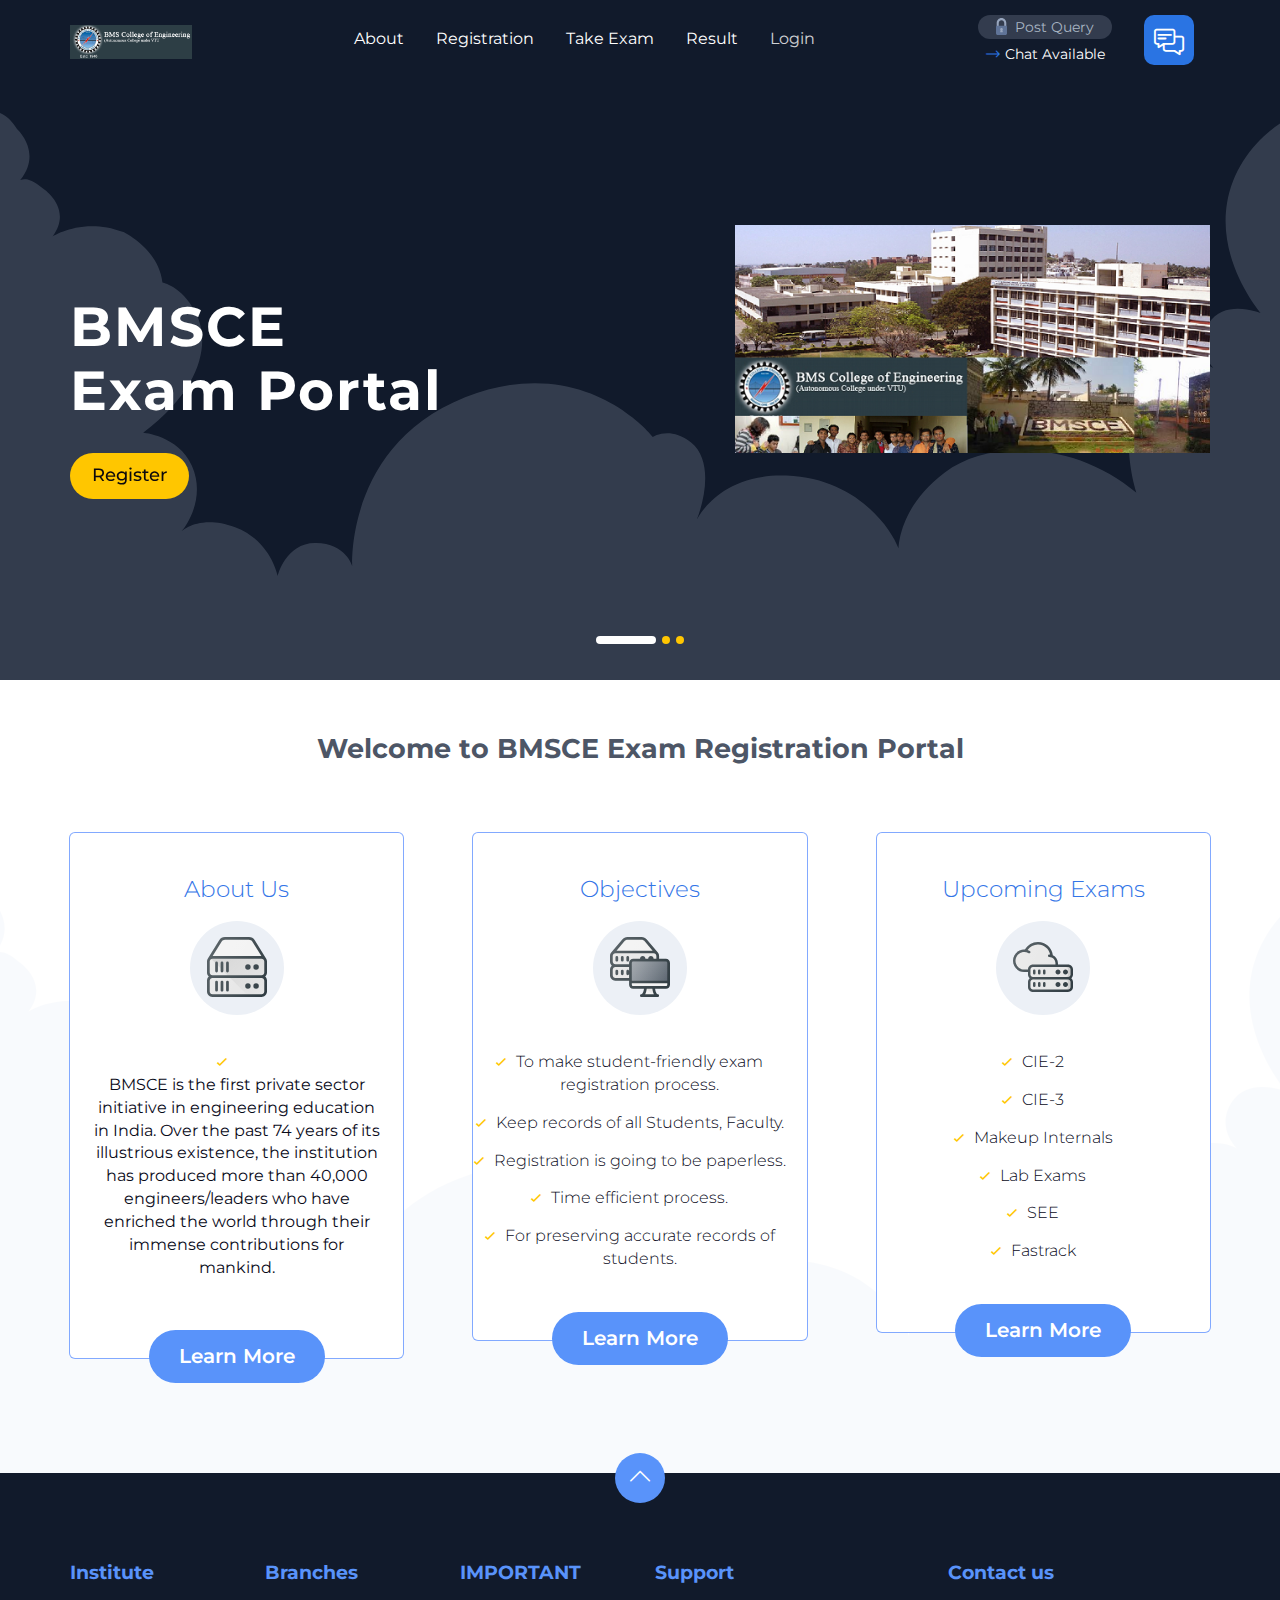
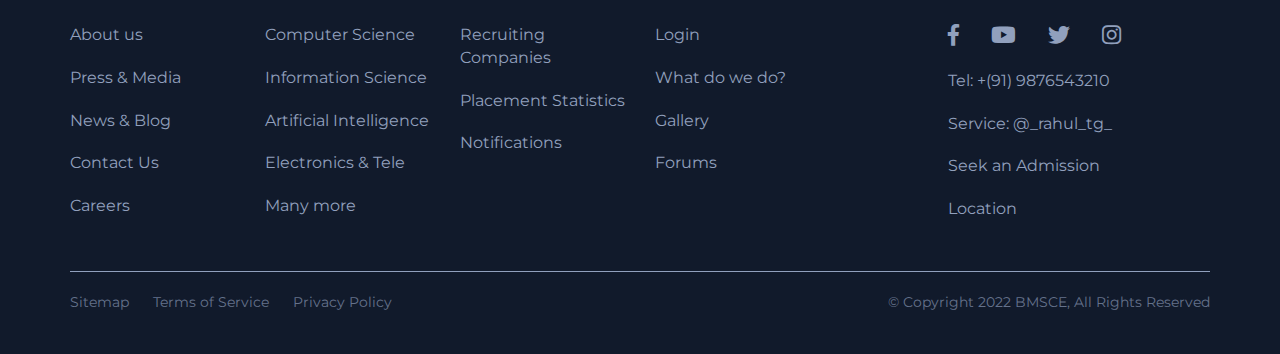
<file: template/template-1/Hustbee-by-Brandio/Template/index.html>
<!DOCTYPE html>
<html lang="en">
<head>
    <meta charset="UTF-8">
    <meta name="viewport" content="width=device-width, initial-scale=1.0">
    <title>BMSCE</title>
    <link rel="stylesheet" type="text/css" href="css/bootstrap.min.css">
    <link rel="stylesheet" type="text/css" href="css/fontawesome-all.min.css">
    <link rel="stylesheet" type="text/css" href="css/slick.css">
    <link rel="stylesheet" type="text/css" href="css/style.css">
    <link rel="stylesheet" type="text/css" href="css/custom.css">
</head>
<body>
<div id="header-holder">
    <div class="cloud-bg"></div>
    <nav id="nav" class="navbar navbar-full">
        <div class="container-fluid">
            <div class="container container-nav">
                <div class="row">
                    <div class="col-md-12">
                        <div class="navbar-header">
                            <button aria-expanded="false" type="button" class="navbar-toggle collapsed" data-toggle="collapse" data-target="#bs">
                                <span class="icon-bar"></span>
                                <span class="icon-bar"></span>
                                <span class="icon-bar"></span>
                            </button>
                            <a style="height:4rem; margin-bottom: 2rem;" class="navbar-brand" href="https://www.bmsce.ac.in/"><img src="images/logo.png" class="abc" alt="BMSCE" ></a>
                        </div>
                        <div style="height: 1px;" role="main" aria-expanded="false" class="navbar-collapse collapse navbar-collapse-centered" id="bs">
                            <ul class="nav navbar-nav navbar-nav-centered">
                                <li class="nav-item"><a class="nav-link" href="home-light.html">About</a></li>
                            
                                <li class="nav-item">
                                    <a class="nav-link" href="http://localhost/BMSCE%20Exam%20Registration%20Portal/registrationform">Registration</a>
                                </li>
                                <li class="nav-item">
                                    <a class="nav-link" href="http://localhost/BMSCE%20Exam%20Registration%20Portal/studentlogin">Take Exam</a>
                                </li>
                                <li class="nav-item">
                                    <a class="nav-link" href="http://localhost/BMSCE%20Exam%20Registration%20Portal/studentlogin">Result</a>
                                </li>
                                <li class="nav-item dropdown">
                                    <a class="nav-link dropdown-toggle" href="#" data-toggle="dropdown" aria-haspopup="true" aria-expanded="false">Login</a>
                                    <ul class="dropdown-menu">
                                        <li><a class="dropdown-item" href="http://localhost/BMSCE%20Exam%20Registration%20Portal/studentlogin">Student Login</a></li>
                                        <li><a class="dropdown-item" href="http://localhost/BMSCE%20Exam%20Registration%20Portal/facultylogin">Faculty Login</a></li>
                                        <li><a class="dropdown-item" href="http://localhost/BMSCE%20Exam%20Registration%20Portal/adminlogin">Admin Login</a></li>
                                    </ul>
                                </li>
                            </ul>
                            <ul class="nav navbar-nav navbar-right other-navbar">
                                <li class="nav-item">
                                    <a class="nav-link btn-client-area" href="http://localhost/BMSCE%20Exam%20Registration%20Portal/postquerypublic"><img src="images/lock.svg" alt="">Post Query</a>
                                    <div class="chat-info"><i class="hstb hstb-right-arrow"></i>Chat Available</div>
                                </li>
                                <li class="nav-item">
                                    <a class="nav-link btn-chat" href="#"><i class="hstb hstb-chat"></i></a>
                                </li>
                            </ul>
                        </div>
                    </div>
                </div>
            </div>
        </div>
    </nav>
    <div id="top-content" class="container-fluid">
        <div class="container">
            <div class="row">
                <div class="col-sm-12">
                    <div class="main-slider">
                        <div class="slide">
                            <div class="row rtl-row">
                                <div class="col-sm-5">
                                    <div class="img-holder">
                                        <img src="images/slide-img1.png" alt="">
                                    </div>
                                </div>
                                <div class="col-sm-7">
                                    <div class="b-text">BMSCE<br>Exam Portal</div>
                                    <a href="http://localhost/BMSCE%20Exam%20Registration%20Portal/registrationform" class="hbtn hbtn-primary hbtn-lg">Register</a>
                                </div>
                            </div>
                        </div>
                        <div class="slide" style="height:8vh ;">
                            <div class="row rtl-row">
                                <div class="col-sm-5">
                                    <div class="img-holder">
                                        <img src="images/slide-img2.jpg" alt="">
                                    </div>
                                </div>
                                <div class="col-sm-7">
                                    <div class="b-text">Go<br>Vitual:)</div>
                                    <div class="m-text">Feel homely</div>
                                    <a href="http://localhost/BMSCE%20Exam%20Registration%20Portal/studentlogin" class="hbtn hbtn-primary hbtn-lg">Test Yourself</a>
                                </div>
                            </div>
                        </div>
                        <div class="slide">
                            <div class="row rtl-row">
                                <div class="col-sm-5">
                                    <div class="img-holder">
                                        <img src="images/slide-img3.jpg" alt="">
                                    </div>
                                </div>
                                <div class="col-sm-7">
                                    <div class="b-text">Feed Your Brain<br>with Knowledge</div>
                                </div>
                            </div>
                        </div>
                    </div>
                </div>
            </div>
        </div>
    </div>
</div>

<div class="pricing container-fluid">
    <div class="container">
        <div class="row">
            <div class="col-xs-12">
                <div class="row-title">Welcome to BMSCE Exam Registration Portal</div>
            </div>
        </div>
        <div class="row custom-padding">
            <div class="col-sm-6 col-md-4">
                <div class="pricing-box">
                    <div class="pricing-title">About Us</div>
                    <div class="pricing-icon">
                        <div class="icon"><img src="images/server1.svg" alt=""></div>
                    </div>
                    <div class="pricing-details">
                        <ul>
                            <li><p>BMSCE is the first private sector initiative in engineering education in India. Over the past 74 years of its illustrious existence, the institution has produced more than 
                                40,000 engineers/leaders who have enriched the world through their immense contributions for mankind.  </p></li>
                        </ul>
                    </div>
                    <div class="pricing-button">
                        <a href="home-light.html">Learn More</a>
                    </div>
                </div>
            </div>
            <div class="col-sm-6 col-md-4">
                <div class="pricing-box">
                    <div class="pricing-title">Objectives</div>
                    <div class="pricing-icon">
                        <div class="icon"><img src="images/server4.svg" alt=""></div>
                    </div>
                    <div class="pricing-details">
                        <ul>
                            <li>To make student-friendly exam registration process.</li>
                            <li>Keep records of all Students, Faculty.</li>
                            <li>Registration is going to be paperless.</li>
                            <li>Time efficient process.</li>
                            <li>For preserving accurate records of students.<br></li>
                        </ul>
                    </div>
                    <div class="pricing-button">
                        <a href="home-light.html">Learn More</a>
                    </div>
                </div>
            </div>
            <div class="col-sm-6 col-md-4">
                <div class="pricing-box">
                    <div class="pricing-title"> Upcoming Exams </div>
                    <div class="pricing-icon">
                        <div class="icon"><img src="images/server2.svg" alt=""></div>
                    </div>
                    <div class="pricing-details">
                        <ul>
                            <li>CIE-2</li>
                            <li>CIE-3</li>
                            <li>Makeup Internals</li>
                            <li>Lab Exams</li>
                            <li>SEE</li>
                            <li>Fastrack</li>
                        </ul>
                    </div>
                    <div class="pricing-button">
                        <a href="home-light.html">Learn More</a>
                    </div>
                </div>
            </div>
            </div>
        </div>
    </div>
</div>
<div class="footer container-fluid">
    <a class="btn-go-top" href="#"><i class="hstb hstb-down-arrow"></i></a>
    <div class="container">
        <div class="row">
            <div class="col-xs-6 col-sm-2 col-md-2 col-lg-2">
                <div class="footer-menu">
                    <h4>Institute</h4>
                    <ul>
                        <li><a href="home-light.html">About us</a></li>
                        <li><a href="">Press & Media</a></li>
                        <li><a href="">News & Blog</a></li>
                        <li><a href="">Contact Us</a></li>
                        <li><a href="#">Careers</a></li>
                    </ul>
                </div>
            </div>
            <div class="col-xs-6 col-sm-2 col-md-2 col-lg-2">
                <div class="footer-menu">
                    <h4>Branches</h4>
                    <ul>
                        <li><a href="">Computer Science</a></li>
                        <li><a href="">Information Science</a></li>
                        <li><a href="">Artificial Intelligence</a></li>
                        <li><a href="">Electronics & Tele</a></li>
                        <li><a href="">Many more</a></li>
                    </ul>
                </div>
            </div>
            <div class="col-xs-6 col-sm-2 col-md-2 col-lg-2">
                <div class="footer-menu">
                    <h4>IMPORTANT</h4>
                    <ul>
                        <li><a href="">Recruiting Companies</a></li>
                        <li><a href="">Placement Statistics</a></li>
                        <li><a href="">Notifications</a></li>
                    </ul>
                </div>
            </div>
            <div class="col-xs-6 col-sm-3 col-md-3 col-lg-3">
                <div class="footer-menu">
                    <h4>Support</h4>
                    <ul>
                        <li><a href="login.html">Login</a></li>
                        <li><a href="#">What do we do?</a></li>
                        <li><a href="#">Gallery</a></li>
                        <li><a href="#">Forums</a></li>
                    </ul>  
                </div>
            </div>
            <div class="col-xs-12 col-sm-3 col-md-3 col-lg-3">
                <div class="footer-menu custom-footer-menu">
                    <h4>Contact us</h4>
                    <ul class="social">
                        <li><a href="#"><i class="fab fa-facebook-f"></i></a></li>
                        <li><a href="#"><i class="fab fa-youtube"></i></a></li>
                        <li><a href="#"><i class="fab fa-twitter"></i></a></li>
                        <li><a href="#"><i class="fab fa-instagram"></i></a></li>
                    </ul>
                    <ul>
                        <li>Tel: +(91) 9876543210</li>
                        <li><a href="#">Service: @_rahul_tg_</a></li>
                        <li><a href="#">Seek an Admission</a></li>
                        <li><a href="#">Location</a></li>
                    </ul>
                </div>
            </div>
        </div>
        <div class="sub-footer">
            <div class="row">
                <div class="col-md-6">
                    <div class="sub-footer-menu">
                        <ul>
                            <li><a href="#">Sitemap</a></li>
                            <li><a href="#">Terms of Service</a></li>
                            <li><a href="">Privacy Policy</a></li>
                        </ul>        
                    </div>
                </div>
                <div class="col-md-6">
                    <div class="copyright">© Copyright 2022 BMSCE, All Rights Reserved</div>
                </div>
            </div>
        </div>
    </div>
</div>
<script src="js/jquery.min.js"></script>
<script src="js/bootstrap.min.js"></script>
<script src="js/slick.min.js"></script>
<script src="js/main.js"></script>
</body>
</html>
</file>
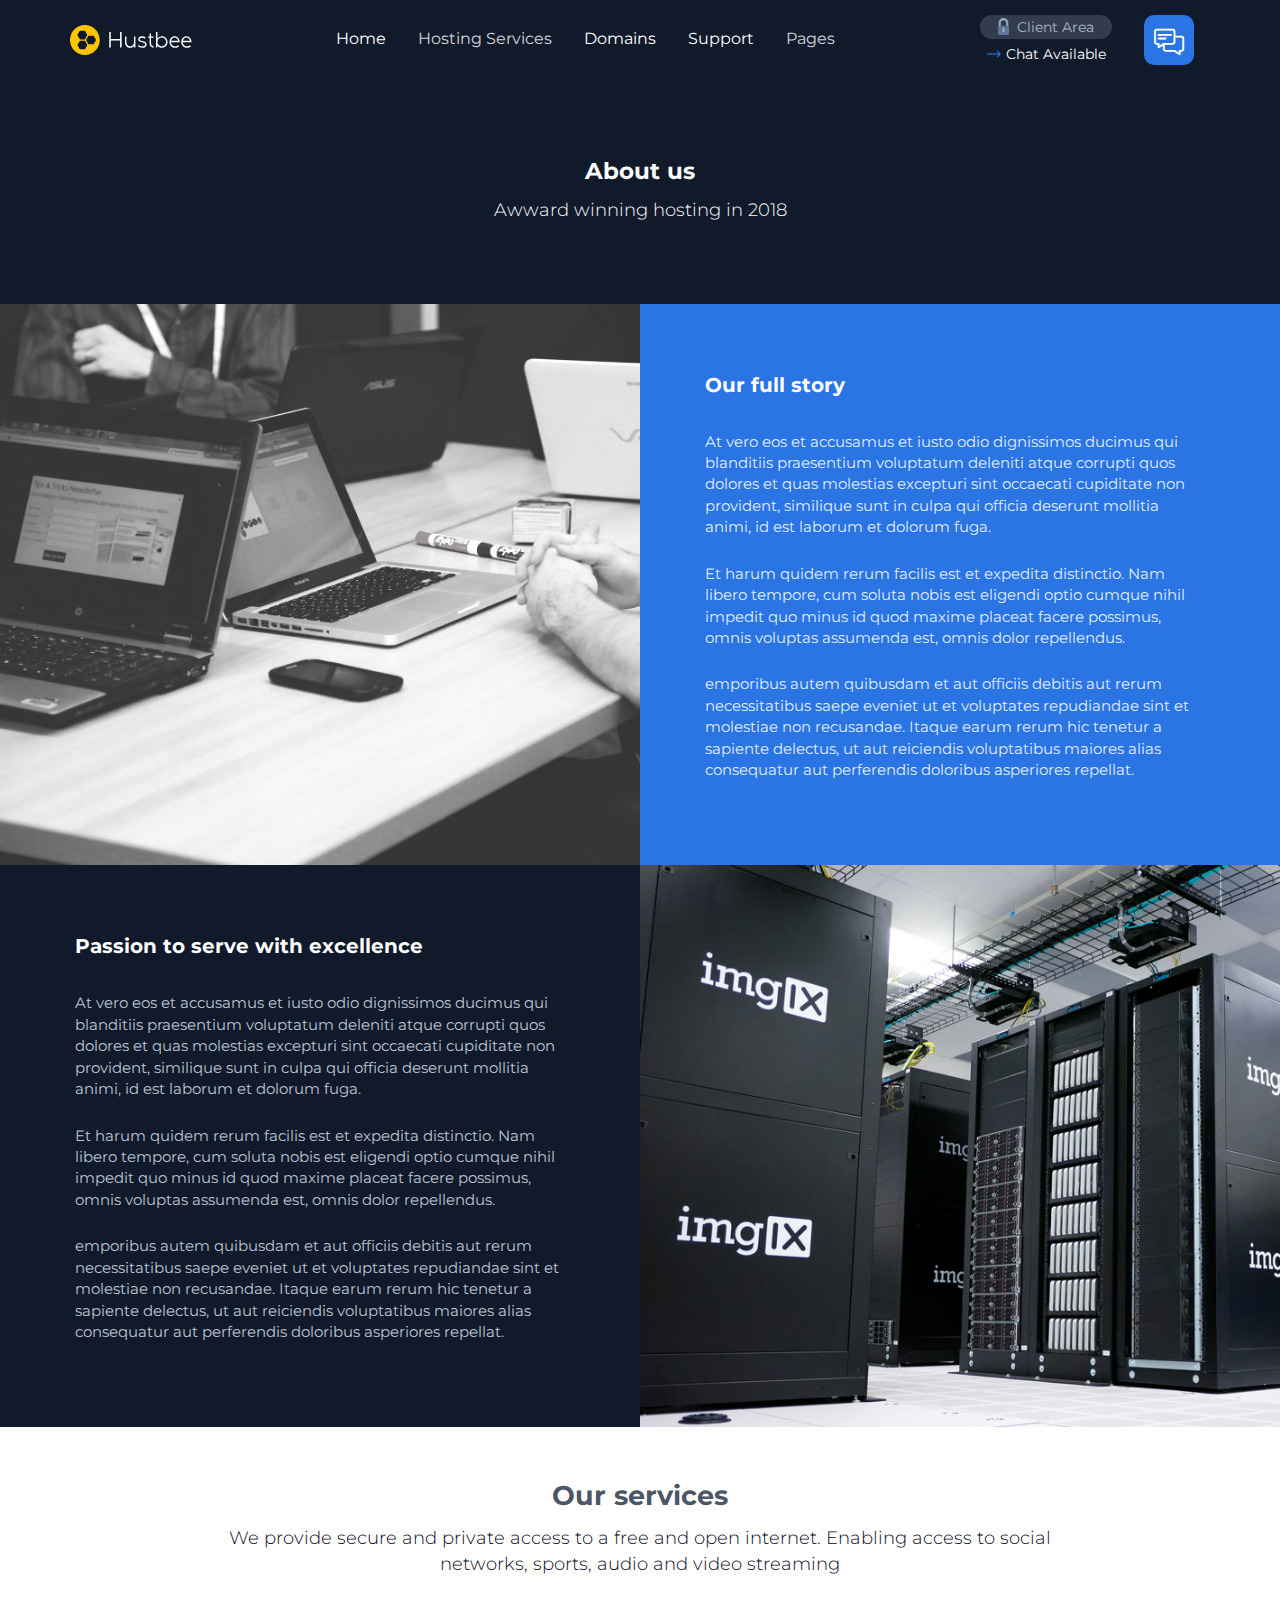
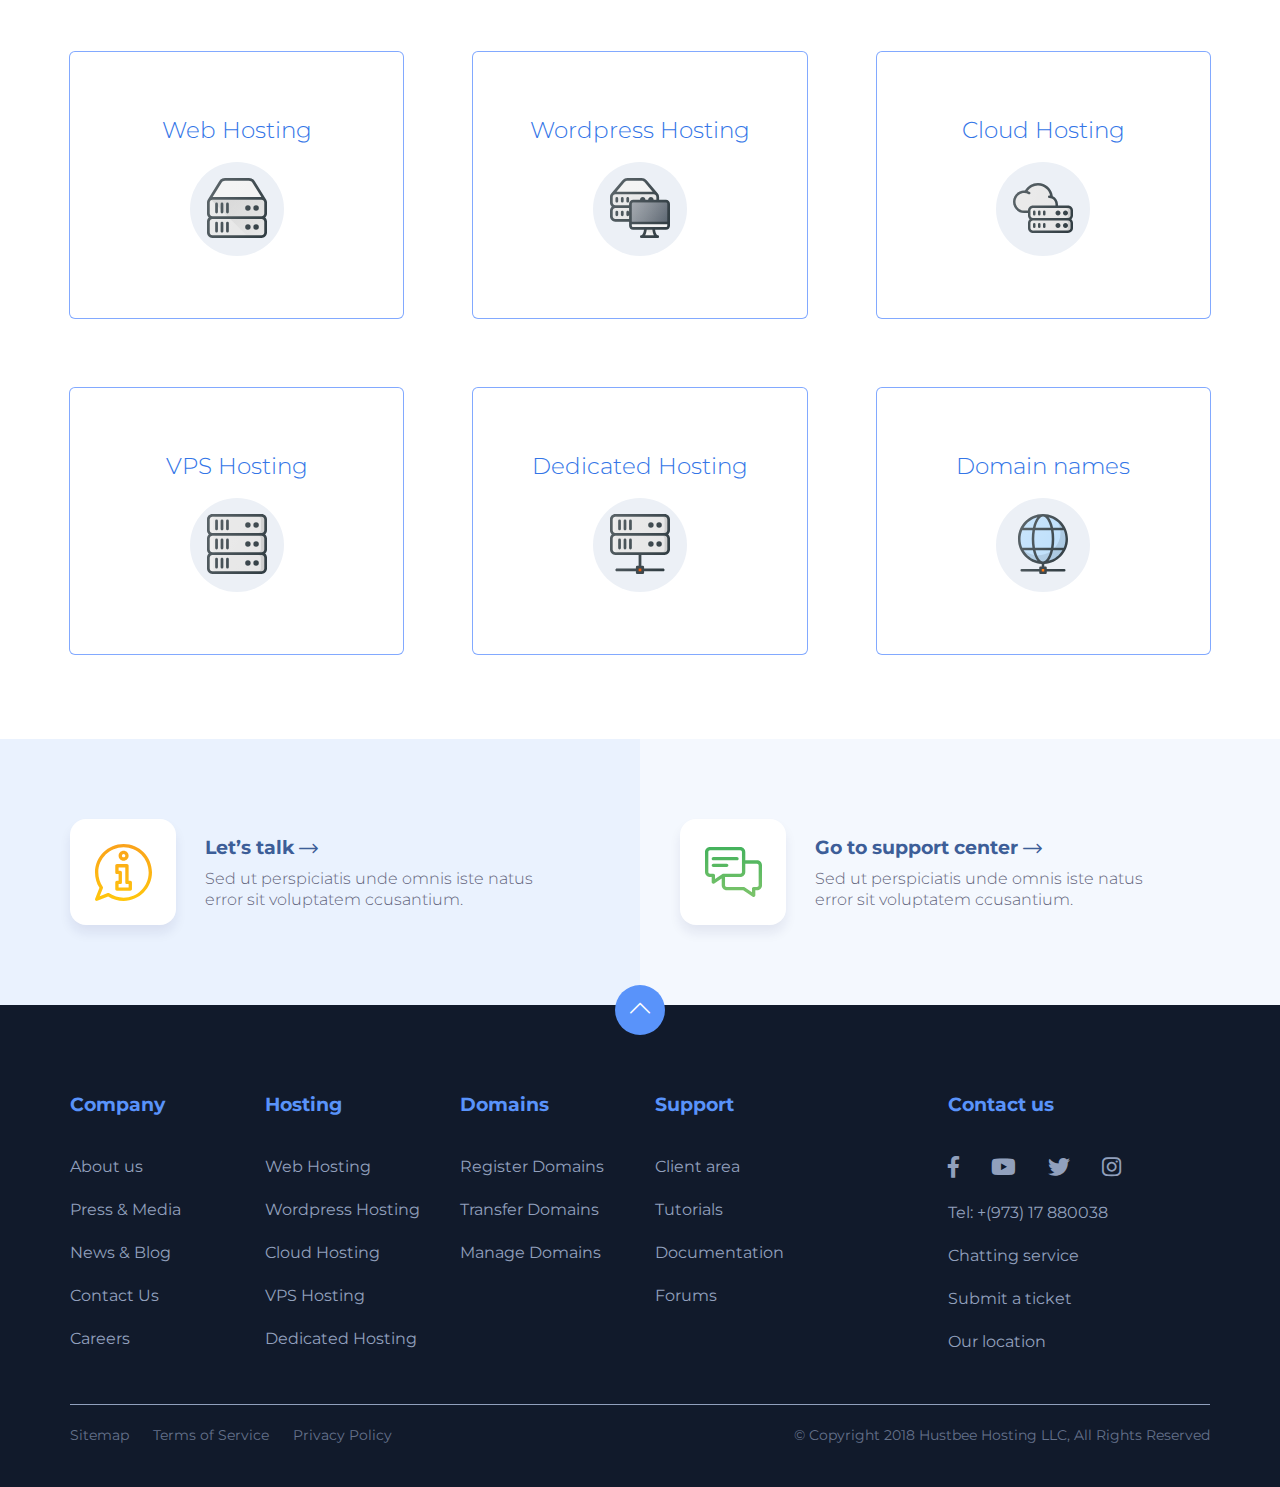
<file: template/template-1/Hustbee-by-Brandio/Template/about.html>
<!DOCTYPE html>
<html lang="en">
<head>
    <meta charset="UTF-8">
    <meta name="viewport" content="width=device-width, initial-scale=1.0">
    <title>Hustbee</title>
    <link rel="stylesheet" type="text/css" href="css/bootstrap.min.css">
    <link rel="stylesheet" type="text/css" href="css/fontawesome-all.min.css">
    <link rel="stylesheet" type="text/css" href="css/slick.css">
    <link rel="stylesheet" type="text/css" href="css/style.css">
    <link rel="stylesheet" type="text/css" href="css/custom.css">
</head>
<body>
<div id="header-holder" class="innerpage">
    <nav id="nav" class="navbar navbar-full">
        <div class="container-fluid">
            <div class="container container-nav">
                <div class="row">
                    <div class="col-md-12">
                        <div class="navbar-header">
                            <button aria-expanded="false" type="button" class="navbar-toggle collapsed" data-toggle="collapse" data-target="#bs">
                                <span class="icon-bar"></span>
                                <span class="icon-bar"></span>
                                <span class="icon-bar"></span>
                            </button>
                            <a class="navbar-brand" href="index.html"><img src="images/logo.svg" alt="Hustbee"></a>
                        </div>
                        <div style="height: 1px;" role="main" aria-expanded="false" class="navbar-collapse collapse navbar-collapse-centered" id="bs">
                            <ul class="nav navbar-nav navbar-nav-centered">
                                <li class="nav-item"><a class="nav-link" href="index.html">Home</a></li>
                                <li class="nav-item dropdown">
                                    <a class="nav-link dropdown-toggle" href="#" data-toggle="dropdown">Hosting Services</a>
                                    <div class="dropdown-menu custom-dropdown-menu">
                                        <div class="dropdown-items-holder">
                                            <div class="items-with-icon">
                                                <div class="row">
                                                    <div class="col-xs-12 col-sm-6">
                                                        <a href="webhosting.html" class="link-with-icon">
                                                            <span class="icon"><img src="images/server1.svg" alt=""></span>
                                                            <span class="text">Web Hosting</span>
                                                        </a>
                                                        <a href="cloudhosting.html" class="link-with-icon">
                                                            <span class="icon"><img src="images/server2.svg" alt=""></span>
                                                            <span class="text">Cloud Hosting</span>
                                                        </a>
                                                        <a href="vpshosting.html" class="link-with-icon">
                                                            <span class="icon"><img src="images/server3.svg" alt=""></span>
                                                            <span class="text">VPS Hosting</span>
                                                        </a>
                                                    </div>
                                                    <div class="col-xs-12 col-sm-6">
                                                        <a href="wordpresshosting.html" class="link-with-icon">
                                                            <span class="icon"><img src="images/server4.svg" alt=""></span>
                                                            <span class="text">Wordpress Hosting</span>
                                                        </a>
                                                        <a href="dedicatedhosting.html" class="link-with-icon">
                                                            <span class="icon"><img src="images/server5.svg" alt=""></span>
                                                            <span class="text">Dedicated Hosting</span>
                                                        </a>
                                                        <a href="domains.html" class="link-with-icon">
                                                            <span class="icon"><img src="images/server6.svg" alt=""></span>
                                                            <span class="text">Domain Names</span>
                                                        </a>
                                                    </div>
                                                </div>
                                            </div>
                                            <div class="items">
                                                <div class="row">
                                                    <div class="col-xs-12 col-sm-6">
                                                        <a href="#" class="link">Hustbee Features</a>
                                                    </div>
                                                    <div class="col-xs-12 col-sm-6">
                                                        <a href="#" class="link">Website builder</a>
                                                    </div>
                                                </div>
                                            </div>
                                        </div>
                                    </div>
                                </li>
                                <li class="nav-item">
                                    <a class="nav-link" href="domains.html">Domains</a>
                                </li>
                                <li class="nav-item">
                                    <a class="nav-link" href="contact.html">Support</a>
                                </li>
                                <li class="nav-item dropdown">
                                    <a class="nav-link dropdown-toggle" href="#" data-toggle="dropdown" aria-haspopup="true" aria-expanded="false">Pages</a>
                                    <ul class="dropdown-menu">
                                        <li><a class="dropdown-item" href="about.html">About</a></li>
                                        <li><a class="dropdown-item" href="blog.html">Blog</a></li>
                                        <li><a class="dropdown-item" href="privacy.html">Privacy</a></li>
                                    </ul>
                                </li>
                            </ul>
                            <ul class="nav navbar-nav navbar-right other-navbar">
                                <li class="nav-item">
                                    <a class="nav-link btn-client-area" href="login.html"><img src="images/lock.svg" alt="">Client Area</a>
                                    <div class="chat-info"><i class="hstb hstb-right-arrow"></i>Chat Available</div>
                                </li>
                                <li class="nav-item">
                                    <a class="nav-link btn-chat" href="#"><i class="hstb hstb-chat"></i></a>
                                </li>
                            </ul>
                        </div>
                    </div>
                </div>
            </div>
        </div>
    </nav>
    <div id="top-content" class="container-fluid">
        <div class="container">
            <div class="row">
                <div class="col-sm-12">
                    <div class="page-title">About us</div>
                    <div class="page-subtitle">Awward winning hosting in 2018</div>
                </div>
            </div>
        </div>
    </div>
</div>
<div class="text-photo-sc container-fluid blue-bg">
    <div class="row">
        <div class="col-md-6 photo-holder photo1"></div>
        <div class="col-md-6 text-holder text1">
            <div class="text-box">
                <h4>Our full story</h4>
                <p>At vero eos et accusamus et iusto odio dignissimos ducimus qui blanditiis praesentium voluptatum deleniti atque corrupti quos dolores et quas molestias excepturi sint occaecati cupiditate non provident, similique sunt in culpa qui officia deserunt mollitia animi, id est laborum et dolorum fuga.</p>

                <p>Et harum quidem rerum facilis est et expedita distinctio. Nam libero tempore, cum soluta nobis est eligendi optio cumque nihil impedit quo minus id quod maxime placeat facere possimus, omnis voluptas assumenda est, omnis dolor repellendus.</p>
                        
                <p>emporibus autem quibusdam et aut officiis debitis aut rerum necessitatibus saepe eveniet ut et voluptates repudiandae sint et molestiae non recusandae. Itaque earum rerum hic tenetur a sapiente delectus, ut aut reiciendis voluptatibus maiores alias consequatur aut perferendis doloribus asperiores repellat.</p>
            </div>
        </div>
    </div>
</div>
<div class="text-photo-sc container-fluid darkblue-bg">
    <div class="row rtl-row">
        <div class="col-md-6 photo-holder photo2"></div>
        <div class="col-md-6 text-holder text2 opposite">
            <div class="text-box">
                <h4>Passion to serve with excellence</h4>
                <p>At vero eos et accusamus et iusto odio dignissimos ducimus qui blanditiis praesentium voluptatum deleniti atque corrupti quos dolores et quas molestias excepturi sint occaecati cupiditate non provident, similique sunt in culpa qui officia deserunt mollitia animi, id est laborum et dolorum fuga.</p>

                <p>Et harum quidem rerum facilis est et expedita distinctio. Nam libero tempore, cum soluta nobis est eligendi optio cumque nihil impedit quo minus id quod maxime placeat facere possimus, omnis voluptas assumenda est, omnis dolor repellendus.</p>
                        
                <p>emporibus autem quibusdam et aut officiis debitis aut rerum necessitatibus saepe eveniet ut et voluptates repudiandae sint et molestiae non recusandae. Itaque earum rerum hic tenetur a sapiente delectus, ut aut reiciendis voluptatibus maiores alias consequatur aut perferendis doloribus asperiores repellat.</p>
            </div>
        </div>
    </div>
</div>
<div class="services container-fluid">
    <div class="container">
        <div class="row">
            <div class="col-md-12">
                <div class="row-title">Our services</div>
                <div class="row-subtitle">We provide secure and private access to a free and open internet. Enabling access to social networks, sports, audio and video streaming</div>
            </div>
        </div>
        <div class="row custom-padding">
            <div class="col-xs-12 col-sm-6 col-md-4">
                <a href="webhosting.html" class="service-box">
                    <div class="title">Web Hosting</div>
                    <div class="icon"><img src="images/server1.svg" alt=""></div>
                </a>
            </div>
            <div class="col-xs-12 col-sm-6 col-md-4">
                <a href="wordpresshosting.html" class="service-box">
                    <div class="title">Wordpress Hosting</div>
                    <div class="icon"><img src="images/server4.svg" alt=""></div>
                </a>
            </div>
            <div class="col-xs-12 col-sm-6 col-md-4">
                <a href="cloudhosting.html" class="service-box">
                    <div class="title">Cloud Hosting</div>
                    <div class="icon"><img src="images/server2.svg" alt=""></div>
                </a>
            </div>
            <div class="col-xs-12 col-sm-6 col-md-4">
                <a href="vpshosting.html" class="service-box">
                    <div class="title">VPS Hosting</div>
                    <div class="icon"><img src="images/server3.svg" alt=""></div>
                </a>
            </div>
            <div class="col-xs-12 col-sm-6 col-md-4">
                <a href="dedicatedhosting.html" class="service-box">
                    <div class="title">Dedicated Hosting</div>
                    <div class="icon"><img src="images/server5.svg" alt=""></div>
                </a>
            </div>
            <div class="col-xs-12 col-sm-6 col-md-4">
                <a href="domains.html" class="service-box">
                    <div class="title">Domain names</div>
                    <div class="icon"><img src="images/server6.svg" alt=""></div>
                </a>
            </div>
        </div>
    </div>
</div>
<div class="support-links container-fluid">
    <div class="row">
        <div class="col-sm-6 hylink-holder">
            <div class="hylink-box">
                <div class="icon"><img src="images/info.svg" alt=""></div>
                <a href="#" class="link">Let’s talk</a>
                <div class="text">Sed ut perspiciatis unde omnis iste natus error sit voluptatem ccusantium.</div>
            </div>
        </div>
        <div class="col-sm-6 hylink-holder">
            <div class="hylink-box">
                <div class="icon"><img src="images/chat.svg" alt=""></div>
                <a href="#" class="link">Go to support center</a>
                <div class="text">Sed ut perspiciatis unde omnis iste natus error sit voluptatem ccusantium.</div>
            </div>
        </div>
    </div>
</div>
<div class="footer container-fluid">
    <a class="btn-go-top" href="#"><i class="hstb hstb-down-arrow"></i></a>
    <div class="container">
        <div class="row">
            <div class="col-xs-6 col-sm-2 col-md-2 col-lg-2">
                <div class="footer-menu">
                    <h4>Company</h4>
                    <ul>
                        <li><a href="about.html">About us</a></li>
                        <li><a href="blog.html">Press & Media</a></li>
                        <li><a href="blog.html">News & Blog</a></li>
                        <li><a href="contact.html">Contact Us</a></li>
                        <li><a href="#">Careers</a></li>
                    </ul>
                </div>
            </div>
            <div class="col-xs-6 col-sm-2 col-md-2 col-lg-2">
                <div class="footer-menu">
                    <h4>Hosting</h4>
                    <ul>
                        <li><a href="webhosting.html">Web Hosting</a></li>
                        <li><a href="wordpresshosting.html">Wordpress Hosting</a></li>
                        <li><a href="cloudhosting.html">Cloud Hosting</a></li>
                        <li><a href="vpshosting.html">VPS Hosting</a></li>
                        <li><a href="dedicatedhosting.html">Dedicated Hosting</a></li>
                    </ul>
                </div>
            </div>
            <div class="col-xs-6 col-sm-2 col-md-2 col-lg-2">
                <div class="footer-menu">
                    <h4>Domains</h4>
                    <ul>
                        <li><a href="domains.html">Register Domains</a></li>
                        <li><a href="domains.html">Transfer Domains</a></li>
                        <li><a href="domains.html">Manage Domains</a></li>
                    </ul>
                </div>
            </div>
            <div class="col-xs-6 col-sm-3 col-md-3 col-lg-3">
                <div class="footer-menu">
                    <h4>Support</h4>
                    <ul>
                        <li><a href="login.html">Client area</a></li>
                        <li><a href="#">Tutorials</a></li>
                        <li><a href="#">Documentation</a></li>
                        <li><a href="#">Forums</a></li>
                    </ul>  
                </div>
            </div>
            <div class="col-xs-12 col-sm-3 col-md-3 col-lg-3">
                <div class="footer-menu custom-footer-menu">
                    <h4>Contact us</h4>
                    <ul class="social">
                        <li><a href="#"><i class="fab fa-facebook-f"></i></a></li>
                        <li><a href="#"><i class="fab fa-youtube"></i></a></li>
                        <li><a href="#"><i class="fab fa-twitter"></i></a></li>
                        <li><a href="#"><i class="fab fa-instagram"></i></a></li>
                    </ul>
                    <ul>
                        <li>Tel: +(973) 17 880038</li>
                        <li><a href="#">Chatting service</a></li>
                        <li><a href="#">Submit a ticket</a></li>
                        <li><a href="#">Our location</a></li>
                    </ul>
                </div>
            </div>
        </div>
        <div class="sub-footer">
            <div class="row">
                <div class="col-md-6">
                    <div class="sub-footer-menu">
                        <ul>
                            <li><a href="#">Sitemap</a></li>
                            <li><a href="#">Terms of Service</a></li>
                            <li><a href="privacy.html">Privacy Policy</a></li>
                        </ul>        
                    </div>
                </div>
                <div class="col-md-6">
                    <div class="copyright">© Copyright 2018 Hustbee Hosting LLC, All Rights Reserved</div>
                </div>
            </div>
        </div>
    </div>
</div>
<script src="js/jquery.min.js"></script>
<script src="js/bootstrap.min.js"></script>
<script src="js/slick.min.js"></script>
<script src="js/main.js"></script>
</body>
</html>
</file>
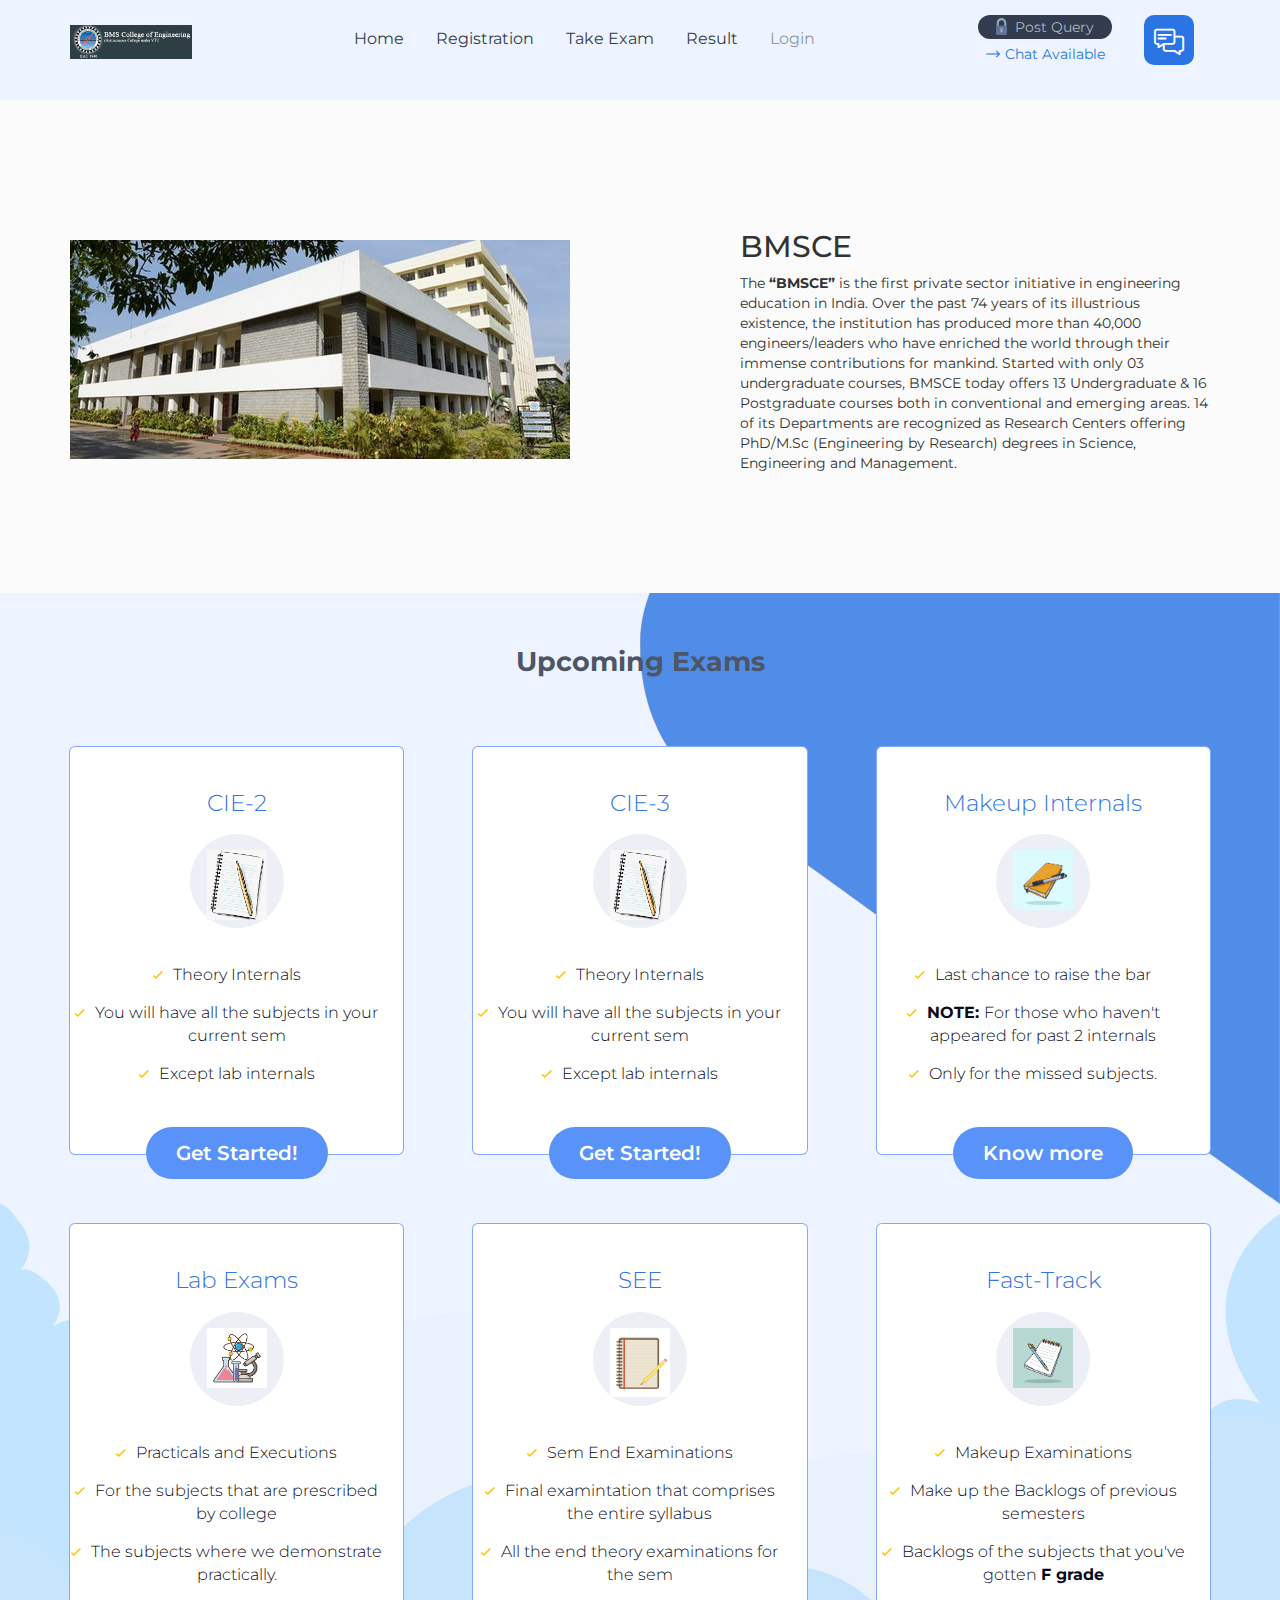
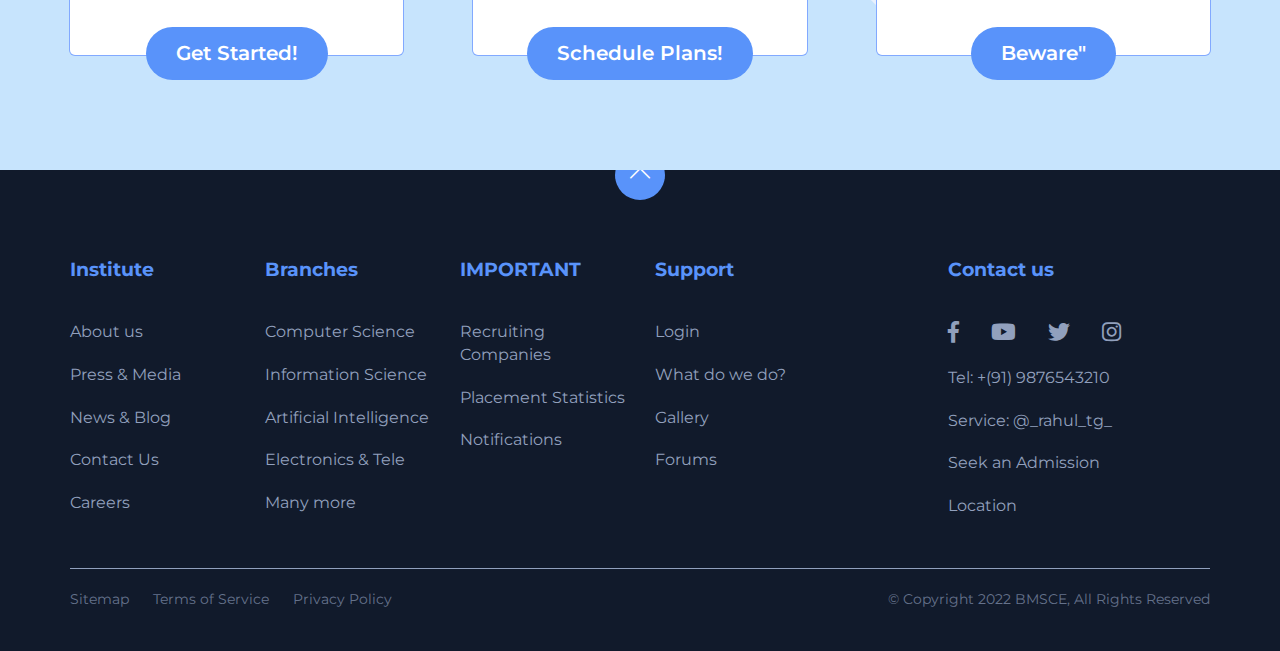
<file: template/template-1/Hustbee-by-Brandio/Template/home-light.html>
<!DOCTYPE html>
<html lang="en">
<head>
    <meta charset="UTF-8">
    <meta name="viewport" content="width=device-width, initial-scale=1.0">
    <title>BMSCE</title>
    <link rel="stylesheet" type="text/css" href="css/bootstrap.min.css">
    <link rel="stylesheet" type="text/css" href="css/fontawesome-all.min.css">
    <link rel="stylesheet" type="text/css" href="css/slick.css">
    <link rel="stylesheet" type="text/css" href="css/style.css">
    <link rel="stylesheet" type="text/css" href="css/custom.css">
</head>
<body>
<div id="header-holder" class="light-header">
    <div class="cloud-bg"></div>
    <div class="custom-bg"></div>
    <nav id="nav" class="navbar navbar-full">
        <div class="container-fluid">
            <div class="container container-nav">
                <div class="row">
                    <div class="col-md-12">
                        <div class="navbar-header">
                            <button aria-expanded="false" type="button" class="navbar-toggle collapsed" data-toggle="collapse" data-target="#bs">
                                <span class="icon-bar"></span>
                                <span class="icon-bar"></span>
                                <span class="icon-bar"></span>
                            </button>
                            <a class="navbar-brand" href="index.html"><img src="images/logo.png" alt="BMSCE"></a>
                        </div>
                        <div style="height: 1px;" role="main" aria-expanded="false" class="navbar-collapse collapse navbar-collapse-centered" id="bs">
                            <ul class="nav navbar-nav navbar-nav-centered">
                                <li class="nav-item"><a class="nav-link" href="index.html">Home</a></li>
                                <li class="nav-item">
                                    <a class="nav-link" href="http://localhost/BMSCE%20Exam%20Registration%20Portal/registrationform">Registration</a>
                                </li>
                                <li class="nav-item">
                                    <a class="nav-link" href="http://localhost/BMSCE%20Exam%20Registration%20Portal/studentlogin">Take Exam</a>
                                </li>
                                <li class="nav-item">
                                    <a class="nav-link" href="http://localhost/BMSCE%20Exam%20Registration%20Portal/studentlogin">Result</a>
                                </li>
                                <li class="nav-item dropdown">
                                    <a class="nav-link dropdown-toggle" href="#" data-toggle="dropdown" aria-haspopup="true" aria-expanded="false">Login</a>
                                    <ul class="dropdown-menu">
                                        <li><a class="dropdown-item" href="http://localhost/BMSCE%20Exam%20Registration%20Portal/studentlogin">Student Login</a></li>
                                        <li><a class="dropdown-item" href="http://localhost/BMSCE%20Exam%20Registration%20Portal/facultylogin">Faculty Login</a></li>
                                        <li><a class="dropdown-item" href="http://localhost/BMSCE%20Exam%20Registration%20Portal/adminlogin">Admin Login</a></li>
                                    </ul>
                                </li>
                            </ul>
                            <ul class="nav navbar-nav navbar-right other-navbar">
                                <li class="nav-item">
                                    <a class="nav-link btn-client-area" href="http://localhost/BMSCE%20Exam%20Registration%20Portal/postquerypublic"><img src="images/lock.svg" alt="">Post Query</a>
                                    <div class="chat-info"><i class="hstb hstb-right-arrow"></i>Chat Available</div>
                                </li>
                                <li class="nav-item">
                                    <a class="nav-link btn-chat" href="#"><i class="hstb hstb-chat"></i></a>
                                </li>
                            </ul>
                        </div>
                    </div>
                </div>
            </div>
        </div>
    </nav>

<div class="features container-fluid">
    <div class="container">
        <div class="row">
            <div class="col-sm-5">
                <div class="">
                    <img style="padding-top:9rem ;" src="images/bmsce.jpg" class="img" alt="">
                </div>
            </div>
            <div class="col-sm-7 def-aligned">
                <div class="feature-info"><h2>BMSCE</h2>
                    <p>The <strong>“BMSCE” </strong>is the first private sector initiative in engineering education in India. Over the past 74 years of its illustrious existence, the institution has produced more than 40,000 engineers/leaders who have enriched the world through their immense contributions for mankind. Started with only 03 undergraduate courses, BMSCE today offers 13 Undergraduate & 16 Postgraduate courses both in conventional and emerging areas. 14 of its Departments are recognized as Research Centers offering PhD/M.Sc (Engineering by Research) degrees in Science, Engineering and Management. 
                         </p>
                </div>
            </div>
        </div>
    </div>
</div>
<div class="pricing container-fluid">
    <div class="container">
        <div class="row">
            <div class="col-xs-12">
                <div class="row-title">Upcoming Exams</div>
            </div>
        </div>
        <div class="row custom-padding">
            <div class="col-sm-6 col-md-4">
                <div class="pricing-box">
                    <div class="pricing-title">CIE-2</div>
                    <div class="pricing-icon">
                        <div class="icon"><img src="images/cie.png" alt=""></div>
                    </div>
                    <div class="pricing-details">
                        <ul>
                            <li>Theory Internals</li>
                            <li>You will have all the subjects in your current sem</li>
                            <li>Except lab internals</li>
                        </ul>
                    </div>
                    <div class="pricing-button">
                        <a href="">Get Started!</a>
                    </div>
                </div>
            </div>
            <div class="col-sm-6 col-md-4">
                <div class="pricing-box">
                    <div class="pricing-title">CIE-3</div>
                    <div class="pricing-icon">
                        <div class="icon"><img src="images/cie.png" alt=""></div>
                    </div>
                    <div class="pricing-details">
                        <ul>
                            <li>Theory Internals</li>
                            <li>You will have all the subjects in your current sem</li>
                            <li>Except lab internals</li>
                        </ul>
                    </div>
                    <div class="pricing-button">
                        <a href="">Get Started!</a>
                    </div>
                </div>
            </div>
            <div class="col-sm-6 col-md-4">
                <div class="pricing-box">
                    <div class="pricing-title">Makeup Internals</div>
                    <div class="pricing-icon">
                        <div class="icon"><img src="images/makeup.webp" alt=""></div>
                    </div>
                    <div class="pricing-details">
                        <ul>
                            <li>Last chance to raise the bar</li>
                            <li><strong>NOTE: </strong>For those who haven't appeared for
                                past 2 internals</li>
                            <li>Only for the missed subjects.</li>
                        </ul>
                    </div>
                    <div class="pricing-button">
                        <a href="">Know more</a>
                    </div>
                </div>
            </div>
            <div class="col-sm-6 col-md-4">
                <div class="pricing-box">
                    <div class="pricing-title">Lab Exams</div>
                    <div class="pricing-icon">
                        <div class="icon"><img src="images/lab.webp" alt=""></div>
                    </div>
                    <div class="pricing-details">
                        <ul>
                            <li>Practicals and Executions</li>
                            <li>For the subjects that are prescribed by college</li>
                            <li>The subjects where we demonstrate practically.</li>
                        </ul>
                    </div>
                    <div class="pricing-button">
                        <a href="">Get Started!</a>
                    </div>
                </div>
            </div>
            <div class="col-sm-6 col-md-4">
                <div class="pricing-box">
                    <div class="pricing-title">SEE</div>
                    <div class="pricing-icon">
                        <div class="icon"><img src="images\see.jpg" alt=""></div>
                    </div>
                    <div class="pricing-details">
                        <ul>
                            <li>Sem End Examinations</li>
                            <li>Final examintation that comprises the entire syllabus</li>
                            <li>All the end theory examinations for the sem</li>
                        </ul>
                    </div>
                    <div class="pricing-button">
                        <a href="">Schedule Plans!</a>
                    </div>
                </div>
            </div>
            <div class="col-sm-6 col-md-4">
                <div class="pricing-box">
                    <div class="pricing-title">Fast-Track</div>
                    <div class="pricing-icon">
                        <div class="icon"><img src="images/fastrack.webp" alt=""></div>
                    </div>
                    <div class="pricing-details">
                        <ul>
                            <li>Makeup Examinations</li>
                            <li>Make up the Backlogs of previous semesters</li>
                            <li>Backlogs of the subjects that you've gotten <strong>F grade</strong> </li>
                        </ul>
                    </div>
                    <div class="pricing-button">
                        <a href="">Beware"</a>
                    </div>
                </div>
            </div>
        </div>
    </div>
</div>
</div>
<div class="footer container-fluid">
    <a class="btn-go-top" href="#"><i class="hstb hstb-down-arrow"></i></a>
    <div class="container">
        <div class="row">
            <div class="col-xs-6 col-sm-2 col-md-2 col-lg-2">
                <div class="footer-menu">
                    <h4>Institute</h4>
                    <ul>
                        <li><a href="home-light.html">About us</a></li>
                        <li><a href="">Press & Media</a></li>
                        <li><a href="">News & Blog</a></li>
                        <li><a href="">Contact Us</a></li>
                        <li><a href="#">Careers</a></li>
                    </ul>
                </div>
            </div>
            <div class="col-xs-6 col-sm-2 col-md-2 col-lg-2">
                <div class="footer-menu">
                    <h4>Branches</h4>
                    <ul>
                        <li><a href="">Computer Science</a></li>
                        <li><a href="">Information Science</a></li>
                        <li><a href="">Artificial Intelligence</a></li>
                        <li><a href="">Electronics & Tele</a></li>
                        <li><a href="">Many more</a></li>
                    </ul>
                </div>
            </div>
            <div class="col-xs-6 col-sm-2 col-md-2 col-lg-2">
                <div class="footer-menu">
                    <h4>IMPORTANT</h4>
                    <ul>
                        <li><a href="">Recruiting Companies</a></li>
                        <li><a href="">Placement Statistics</a></li>
                        <li><a href="">Notifications</a></li>
                    </ul>
                </div>
            </div>
            <div class="col-xs-6 col-sm-3 col-md-3 col-lg-3">
                <div class="footer-menu">
                    <h4>Support</h4>
                    <ul>
                        <li><a href="login.html">Login</a></li>
                        <li><a href="#">What do we do?</a></li>
                        <li><a href="#">Gallery</a></li>
                        <li><a href="#">Forums</a></li>
                    </ul>  
                </div>
            </div>
            <div class="col-xs-12 col-sm-3 col-md-3 col-lg-3">
                <div class="footer-menu custom-footer-menu">
                    <h4>Contact us</h4>
                    <ul class="social">
                        <li><a href="#"><i class="fab fa-facebook-f"></i></a></li>
                        <li><a href="#"><i class="fab fa-youtube"></i></a></li>
                        <li><a href="#"><i class="fab fa-twitter"></i></a></li>
                        <li><a href="#"><i class="fab fa-instagram"></i></a></li>
                    </ul>
                    <ul>
                        <li>Tel: +(91) 9876543210</li>
                        <li><a href="#">Service: @_rahul_tg_</a></li>
                        <li><a href="#">Seek an Admission</a></li>
                        <li><a href="#">Location</a></li>
                    </ul>
                </div>
            </div>
        </div>
        <div class="sub-footer">
            <div class="row">
                <div class="col-md-6">
                    <div class="sub-footer-menu">
                        <ul>
                            <li><a href="#">Sitemap</a></li>
                            <li><a href="#">Terms of Service</a></li>
                            <li><a href="">Privacy Policy</a></li>
                        </ul>        
                    </div>
                </div>
                <div class="col-md-6">
                    <div class="copyright">© Copyright 2022 BMSCE, All Rights Reserved</div>
                </div>
            </div>
        </div>
    </div>
</div>
<script src="js/jquery.min.js"></script>
<script src="js/bootstrap.min.js"></script>
<script src="js/slick.min.js"></script>
<script src="js/main.js"></script>
</body>
</html>
</file>
<file: template/template-1/Hustbee-by-Brandio/Template/css/style.css>
/*------------------------------------------------------------------
 * Website Name: Hustbee
 * App URI: http://www.brandio.io/envato/hustbee
 * Author: Brandio
 * Author URI: http://www.brandio.io/
 * Description: 
 * Version: 1.0
 * Copyright 2018 Hustbee.
 -------------------------------------------------------------------*/
/*------------------------------------------------------------------
[Table of contents]

1 - General Styles
2 - Header Styles
3 - Top Content Styles
4 - Features Section Styles
5 - Pricing Section Styles
6 - Latest News Section Styles
7 - Domain Search Section Styles
8 - Support Links Section Styles
9 - Services Section Styles
10- Blog Section Styles
11 - Support Details Section Styles
12 - Questions Section Styles
13 - Contact Section Styles
14 - Domain Pricing Section Styles
15 - Domain Features Section Styles
16 - Plain Content Section Styles
17 - Other Sections Styles
18 - Footer Styles
19 - Responsive Styles

-------------------------------------------------------------------*/
@import url("https://fonts.googleapis.com/css?family=Montserrat:200,300,400,500,600,700");

@import url("../fonts/hustbee.css");
/* -----------------------------------
    1 - General Styles
------------------------------------*/
*, body {
    font-family: 'Montserrat', sans-serif;
    font-weight: 400;
    -webkit-font-smoothing: antialiased;
    text-rendering: optimizeLegibility;
    -moz-osx-font-smoothing: grayscale;
}

/* custom container */
.container-ex {
    width: 100%;
    padding-right: 15px;
    padding-left: 15px;
    margin-right: auto;
    margin-left: auto;
}

.rtl-row > div[class^="col-"] {
    float: right;
}

.row.custom-padding {
    margin-left: -35px;
    margin-right: -35px;
}

.row.custom-padding > div[class^="col-"] {
    padding-left: 35px;
    padding-right: 35px;
}

@media (max-width: 1200px) {
    .row.custom-padding {
        margin-left: -15px;
        margin-right: -15px;
    }

    .row.custom-padding > div[class^="col-"] {
        padding-left: 15px;
        padding-right: 15px;
    }
}

@media (min-width: 480px) {
    .container-ex {
        max-width: 100%;
    }
}

@media (min-width: 768px) {
    .container-ex {
        max-width: 720px;
    }
}

@media (min-width: 992px) {
    .container-ex {
        max-width: 960px;
    }

    .row.same-height {
        display: flex;
        display: -webkit-flex;
        flex-wrap: wrap;
    }

    .row.same-height.rtl-row {
        flex-direction: row-reverse;
    }
}

@media (min-width: 1200px) {
    .container-ex {
        max-width: 1330px;
    }
}

.badge {
    border-radius: 2px;
    padding: 3px 6px;
    text-transform: uppercase;
    font-size: 10px;
    font-weight: 600;
}

.badge.badge-primary {
    background-color: #007bff;
}

.badge.badge-secondary {
    background-color: #6c757d;
}

.badge.badge-success {
    background-color: #28a745;
}

.badge.badge-danger {
    background-color: #ff2400;
}

.badge.badge-warning {
    background-color: #ffc107;
}

.badge.badge-info {
    background-color: #58bafc;
}

.badge.badge-light {
    background-color: #f8f9fa;
}

.badge.badge-dark {
    background-color: #406177;
}

.hbtn {
    position: relative;
    display: inline-block;
    margin-right: 5px;
    padding: 8px 24px;
    font-weight: 500;
    font-size: 15px;
    color: #ffffff;
    border-radius: 25px;
    border: 0;
    outline: 0;
    overflow: hidden;
    -webkit-transition: all 0.3s ease;
    transition: all 0.3s ease;
    cursor: pointer;
}

.hbtn.hbtn-lg {
    padding: 10px 22px;
    font-size: 18px;
}

.hbtn.hbtn-primary {
    background-color: #ffc600;
    color: #0c090d;
}

.hbtn.hbtn-primary:hover, .hbtn.hbtn-primary:focus {
    text-decoration: none;
    background-color: #e6b200;
}

.hbtn.hbtn-default {
    background-color: #333c4e;
    color: #adadad;
}

.hbtn.hbtn-default:hover, .hbtn.hbtn-default:focus {
    color: #3b4048;
    text-decoration: none;
    background-color: #ffc600;
}

.hbtn.hbtn-blue {
    background-color: #5993fa;
    color: #fff;
}

.hbtn.hbtn-blue:hover, .hbtn.hbtn-blue:focus {
    text-decoration: none;
    background-color: #4083f9;
}

.light-header .hbtn.hbtn-primary {
    background-color: #3872C7;
    color: #fff;
}

.light-header .hbtn.hbtn-primary:hover, .light-header .hbtn.hbtn-primary:focus {
    background-color: #3267b3;
}

label {
    font-size: 16px;
    font-weight: 400;
    color: #3b4155;
    margin-bottom: 8px;
}

.form-control {
    border: 1px solid #dce2ea;
    padding: 12px 24px;
    border-radius: 5px;
    font-size: 16px;
    color: #3b4155;
    appearance: none;
    -webkit-appearance: none;
    -moz-appearance: none;
  /*margin-bottom: 15px;*/
}

.form-control:hover, .form-control:focus {
    border-color: #bcc8d7;
    color: #262a37;
    -webkit-box-shadow: none;
    box-shadow: none;
}

textarea {
    resize: none;
    height: 200px;
}

select.form-control {
    height: inherit !important;
}

.select-holder {
    position: relative;
    margin-bottom: 15px;
}

.select-holder select.form-control {
    width: 100%;
    margin-bottom: 0;
    appearance: none;
    -webkit-appearance: none;
    -moz-appearance: none;
}

.select-holder:after {
    position: absolute;
    font-family: "hustbee" !important;
    content: "\62";
    top: 13px;
    right: 15px;
    pointer-events: none;
}

.form-row > .col, .form-row > [class*="col-"] {
    padding-right: 15px;
    padding-left: 15px;
    margin-bottom: 15px;
}

.form-row > .col:first-child, .form-row > [class*="col-"]:first-child {
    padding-left: 0;
}

.form-row > .col:last-child, .form-row > [class*="col-"]:last-child {
    padding-right: 0;
}

.login-register-form .form-holder .form-row > .col, .login-register-form .form-holder .form-row > [class*="col-"] {
    margin-bottom: 0;
}

.submit-holder {
    text-align: right;
}

.form-holder input[type="checkbox"], .form-holder input[type="radio"] {
    width: auto;
}

.form-holder input[type="checkbox"]:not(:checked), .form-holder input[type="checkbox"]:checked, .form-holder input[type="radio"]:not(:checked), .form-holder input[type="radio"]:checked {
    position: absolute;
    left: -9999px;
}

.form-holder input[type="checkbox"]:not(:checked) + label, .form-holder input[type="checkbox"]:checked + label, .form-holder input[type="radio"]:not(:checked) + label, .form-holder input[type="radio"]:checked + label {
    position: relative;
    padding-left: 21px;
    cursor: pointer;
    display: inline-block;
    font-weight: 400;
    font-size: 14px;
    color: #8490AA;
    margin-right: 20px;
    -webkit-touch-callout: none;
    -webkit-user-select: none;
    -khtml-user-select: none;
    -moz-user-select: none;
    -ms-user-select: none;
    user-select: none;
}

.form-holder input[type="checkbox"]:checked + label, .form-holder input[type="radio"]:checked + label {
    color: #5a667c;
}

.form-holder input[type="checkbox"]:checked + label:before, .form-holder input[type="radio"]:checked + label:before {
    content: "";
    position: absolute;
    left: 0;
    top: 3px;
    width: 13px;
    height: 13px;
    background: #384365;
    border-radius: 2px;
    border: 0;
    -webkit-transition: all 0.3s ease;
    transition: all 0.3s ease;
}

.form-holder input[type="checkbox"]:checked + label:hover:before, .form-holder input[type="checkbox"]:checked + label:focus:before, .form-holder input[type="radio"]:checked + label:hover:before, .form-holder input[type="radio"]:checked + label:focus:before {
    background: #262d44;
}

.form-holder input[type="checkbox"]:not(:checked) + label:before, .form-holder input[type="radio"]:not(:checked) + label:before {
    content: "";
    position: absolute;
    left: 0;
    top: 3px;
    width: 12px;
    height: 12px;
    background: #c8ccdb;
    border-radius: 2px;
    border: 0;
    -webkit-transition: all 0.3s ease;
    transition: all 0.3s ease;
}

.form-holder input[type="checkbox"]:not(:checked) + label:after, .form-holder input[type="radio"]:not(:checked) + label:after {
    opacity: 0;
    -webkit-transform: scale(0);
    -moz-transform: scale(0);
    -ms-transform: scale(0);
    transform: scale(0);
}

.form-holder input[type="checkbox"]:not(:checked) + label:hover:before, .form-holder input[type="checkbox"]:not(:checked) + label:focus:before, .form-holder input[type="radio"]:not(:checked) + label:hover:before, .form-holder input[type="radio"]:not(:checked) + label:focus:before {
    background: #a9afc7;
}

.form-holder input[type="checkbox"]:not(:checked) + label:after, .form-holder input[type="checkbox"]:checked + label:after {
    content: "\64";
    font-family: "hustbee";
    position: absolute;
    top: 0.5rem;
    left: 0.19rem;
    font-size: 0.8rem;
    color: #ffffff;
    -webkit-transition: all 0.3s ease;
    transition: all 0.3s ease;
}

.form-holder input[type="radio"]:not(:checked) + label:after, .form-holder input[type="radio"]:checked + label:after {
    content: "";
    position: absolute;
    top: 7px;
    left: 4px;
    width: 5px;
    height: 5px;
    border-radius: 20px;
    background-color: #ffffff;
    -webkit-transition: all 0.3s ease;
    transition: all 0.3s ease;
}

.form-holder input[type="radio"]:not(:checked) + label:before {
    border-radius: 10px;
}

.form-holder input[type="radio"]:checked + label:before {
    border-radius: 10px;
}

.form-holder label input[type="checkbox"]:not(:checked), .form-holder label input[type="checkbox"]:checked, .form-holder label input[type="radio"]:not(:checked), .form-holder label input[type="radio"]:checked {
    position: inherit !important;
    left: inherit !important;
}

body.fullpage {
    width: 100%;
    height: 100%;
    background-color: #111a2b;
}

.login-register-form {
    text-align: center;
    padding: 150px 0;
}

.login-register-form .form-holder {
    display: inline-block;
    width: 100%;
    max-width: 472px;
    text-align: left;
}

.login-register-form .form-holder .site-brand img {
    width: 100%;
    max-width: 122px;
}

.login-register-form .form-holder .form-title {
    text-align: right;
    font-size: 18px;
    color: #5288e8;
    border-radius: 20px;
    margin-bottom: 5px;
}

.login-register-form .form-holder .form-title img {
    width: 11px;
    vertical-align: middle;
    margin-top: -4px;
    margin-right: 8px;
}

.login-register-form .form-holder .form-head {
    padding-bottom: 75px;
}

.login-register-form .form-holder .form-links {
    text-align: center;
    font-size: 18px;
    color: #4c5465;
    padding-bottom: 55px;
}

.login-register-form .form-holder .form-links .link-to {
    font-size: 18px;
    color: #676e7b;
    text-decoration: none;
}

.login-register-form .form-holder .form-links .link-to:hover, .login-register-form .form-holder .form-links .link-to:focus {
    color: #737a89;
}

.login-register-form .form-holder .form-links .link-to.active {
    color: #5288e8;
}

.login-register-form .form-holder .form-links .link-to.active:hover, .login-register-form .form-holder .form-links .link-to.active:focus {
    color: #6997eb;
}

.login-register-form .form-holder label {
    font-weight: 400;
    font-size: 16px;
    color: #6a81ac;
}

.login-register-form .form-holder .form-control, .login-register-form .form-holder .field {
    color: #3b4155;
    border: 0;
    margin-bottom: 35px;
    height: inherit;
    appearance: none;
    -webkit-appearance: none;
    -moz-appearance: none;
}

.login-register-form .form-holder .form-control:hover, .login-register-form .form-holder .form-control:focus, .login-register-form .form-holder .field:hover, .login-register-form .form-holder .field:focus {
    color: #5288e8;
    -webkit-box-shadow: inset 0 0 0 0.15rem #5288e8;
    box-shadow: inset 0 0 0 0.15rem #5288e8;
}

.login-register-form .form-holder a {
    font-size: 14px;
    color: #65728b;
}

.login-register-form .form-holder .forget-link {
    margin-bottom: -20px;
    vertical-align: middle;
    display: inline-block;
}

.login-register-form .form-holder .submit-holder [type="submit"] {
    border: 0;
    border-radius: 50px;
    background-color: #374154;
    font-weight: 500;
    font-size: 17px;
    color: #fff;
    outline: none;
    cursor: pointer;
    padding: 10px 34px;
    -webkit-transition: all 0.3s ease;
    transition: all 0.3s ease;
}

.login-register-form .form-holder .submit-holder [type="submit"]:hover, .login-register-form .form-holder .submit-holder [type="submit"]:focus {
    background-color: #2d3545;
}

/* ----------------------------------
    2 - Header Styles
-----------------------------------*/
#header-holder {
    position: relative;
    background-color: #111a2b;
    z-index: 10;
}

#header-holder .cloud-bg {
    position: absolute;
    content: "";
    bottom: 0;
    left: 0;
    width: 100%;
    height: 100%;
    background-image: url("../images/cloud-bg.svg");
    background-repeat: no-repeat;
    background-size: cover;
    background-size: 110%;
    background-position: 50% 100%;
    opacity: 0.17;
    z-index: -1;
}

#header-holder .custom-bg {
    position: absolute;
    content: "";
    bottom: 0;
    left: 0;
    width: 100%;
    height: 100%;
    background-image: url("../images/custom-bg.svg");
    background-repeat: no-repeat;
    background-size: 50%;
    background-position: 100% 20%;
    opacity: 0.8;
    z-index: -1;
}

#header-holder.innerpage:before {
    background-image: none;
}

#header-holder.innerpage.clouds-bg:before {
    background-image: url("../images/cloud-bg-df.png");
}

#header-holder.innerpage.lighter {
    background-color: #152c53;
}

#header-holder.innerpage.lighter nav.navbar .navbar-nav.other-navbar > li .btn-client-area {
    background-color: rgba(51, 60, 78, 0.25);
}

#header-holder.innerpage.lighter nav.navbar .navbar-nav.other-navbar > li .btn-client-area:hover, #header-holder.innerpage.lighter nav.navbar .navbar-nav.other-navbar > li .btn-client-area:focus {
    background-color: rgba(51, 60, 78, 0.45);
}

#header-holder.innerpage.light-bg {
    background-color: #5993f9;
}

#header-holder.innerpage.light-bg nav.navbar .navbar-nav.other-navbar > li .btn-client-area {
    color: #ffffff;
    background-color: rgba(51, 60, 78, 0.25);
}

#header-holder.innerpage.light-bg nav.navbar .navbar-nav.other-navbar > li .btn-client-area:hover, #header-holder.innerpage.light-bg nav.navbar .navbar-nav.other-navbar > li .btn-client-area:focus {
    background-color: rgba(51, 60, 78, 0.45);
}

#header-holder.innerpage.grey-bg {
    background-color: #838ea2;
}

#header-holder.innerpage.grey-bg nav.navbar .navbar-nav.other-navbar > li .btn-client-area {
    color: #ffffff;
    background-color: rgba(51, 60, 78, 0.25);
}

#header-holder.innerpage.grey-bg nav.navbar .navbar-nav.other-navbar > li .btn-client-area:hover, #header-holder.innerpage.grey-bg nav.navbar .navbar-nav.other-navbar > li .btn-client-area:focus {
    background-color: rgba(51, 60, 78, 0.45);
}
#header-holder.innerpage.custom-flow{
    background-color: transparent;
    z-index: 1;
}
#header-holder.innerpage.custom-flow:before {
    position: absolute;
    content: "";
    top: 0;
    left: 0;
    width: 100%;
    height: 412px;
    background-image: url("../images/cloud-bg-df.png");
    background-repeat: no-repeat;
    background-size: cover;
    background-size: cover;
    background-position: bottom center;
    opacity: 0.17;
    z-index: 0;
}
#header-holder.innerpage.custom-flow:after{
    position: absolute;
    content: "";
    top: 0;
    left: 0;
    width: 100%;
    height: 412px;
    background-color: #111a2b;
    z-index: -1;
}
#header-holder.innerpage.custom-flow.navbar,
#header-holder.innerpage.custom-flow#header,
#header-holder.innerpage.custom-flow#main-menu{
    position:relative;
    z-index: 99;
}
#header-holder.light-header {
    background-color: #EDF4FF;
}

#header-holder.light-header .cloud-bg {
    background-image: url("../images/cloud-bg2.svg");
    opacity: 1;
}

.navbar-brand {
    padding: 24px 15px;
}

.navbar-brand img {
    width: 122px;
}

nav.navbar .navbar-toggler {
    outline: 0;
    border: 0;
    color: #ffffff;
}

nav.navbar .navbar-toggler .navbar-toggler-icon {
    background-image: url("data:image/svg+xml;charset=utf8,%3Csvg viewBox='0 0 30 30' xmlns='http://www.w3.org/2000/svg'%3E%3Cpath stroke='rgba(255, 255, 255, 0.8)' stroke-width='2' stroke-linecap='round' stroke-miterlimit='10' d='M4 7h22M4 15h22M4 23h22'/%3E%3C/svg%3E");
}

nav.navbar .navbar-toggle {
    margin-top: 23px;
}

nav.navbar .navbar-toggle .icon-bar {
    background-color: #ffffff;
}

nav.navbar .navbar-nav > li {
    padding: 14px 16px;
}

nav.navbar .navbar-nav > li > a {
    color: #ffffff;
    font-size: 16px;
    position: relative;
    padding: 0;
    -webkit-transition: all 0.3s ease;
    transition: all 0.3s ease;
}

nav.navbar .navbar-nav > li > a:after {
    position: absolute;
    content: "";
    left: 0;
    bottom: -4px;
    width: 0;
    height: 2px;
    background-color: #ffc600;
    -webkit-transition: all 0.3s ease;
    transition: all 0.3s ease;
}

nav.navbar .navbar-nav > li > a:hover, nav.navbar .navbar-nav > li > a:focus {
    background-color: transparent;
}

nav.navbar .navbar-nav > li > a:hover:after, nav.navbar .navbar-nav > li > a:focus:after {
    width: 100%;
}

nav.navbar .navbar-nav > li.active > a:after {
    width: 100%;
}

nav.navbar .navbar-nav > li.dropdown .dropdown-toggle {
    opacity: 0.8;
}

nav.navbar .navbar-nav > li.dropdown .dropdown-toggle:hover, nav.navbar .navbar-nav > li.dropdown .dropdown-toggle:focus {
    opacity: 0.5;
}

nav.navbar .navbar-nav > li.dropdown.show .dropdown-toggle {
    opacity: 0.5;
}

nav.navbar .navbar-nav > li.dropdown > a:after {
    display: none;
}

nav.navbar .navbar-nav > li.dropdown .dropdown-menu {
    border-radius: 10px;
    background-color: #e6ebf3;
}

nav.navbar .navbar-nav > li.dropdown .dropdown-menu .dropdown-item {
    font-size: 14px;
    font-weight: 300;
    color: #111a2b;
}

nav.navbar .navbar-nav > li.dropdown .dropdown-menu .dropdown-item:hover, nav.navbar .navbar-nav > li.dropdown .dropdown-menu .dropdown-item:focus {
    color: black;
    background-color: transparent;
}

nav.navbar .navbar-nav > li.dropdown .custom-dropdown-menu {
    width: 400px;
    padding: 15px;
    border-radius: 10px;
    background-color: #e6ebf3;
}

nav.navbar .navbar-nav > li.dropdown .custom-dropdown-menu .dropdown-items-holder .items-with-icon {
    border-bottom: 1px solid #98a9c3;
    padding-bottom: 10px;
    margin-bottom: 8px;
}

nav.navbar .navbar-nav > li.dropdown .custom-dropdown-menu .dropdown-items-holder .items-with-icon > .row {
    margin-left: 0;
    margin-right: 0;
}

nav.navbar .navbar-nav > li.dropdown .custom-dropdown-menu .dropdown-items-holder .items-with-icon > .row > [class^="col-"] {
    padding-left: 0;
    padding-right: 0;
}

nav.navbar .navbar-nav > li.dropdown .custom-dropdown-menu .dropdown-items-holder .items-with-icon .link-with-icon {
    display: block;
    width: 100%;
    text-decoration: none;
    margin-bottom: 7px;
}

nav.navbar .navbar-nav > li.dropdown .custom-dropdown-menu .dropdown-items-holder .items-with-icon .link-with-icon .icon {
    width: 36px;
    height: 36px;
    background-color: transparent;
    display: inline-block;
    border-radius: 36px;
    text-align: center;
    vertical-align: middle;
    margin-right: 4px;
    padding-top: 6px;
    -webkit-transition: all 0.3s ease;
    transition: all 0.3s ease;
}

nav.navbar .navbar-nav > li.dropdown .custom-dropdown-menu .dropdown-items-holder .items-with-icon .link-with-icon .icon img {
    width: 22px;
    -webkit-filter: grayscale(100%) brightness(170%);
    -moz-filter: grayscale(100%) brightness(170%);
    -ms-filter: grayscale(100%) brightness(170%);
    filter: grayscale(100%) brightness(170%);
}

nav.navbar .navbar-nav > li.dropdown .custom-dropdown-menu .dropdown-items-holder .items-with-icon .link-with-icon .text {
    font-size: 14px;
    font-weight: 300;
    color: #111a2b;
    -webkit-transition: all 0.3s ease;
    transition: all 0.3s ease;
}

nav.navbar .navbar-nav > li.dropdown .custom-dropdown-menu .dropdown-items-holder .items-with-icon .link-with-icon:hover .icon, nav.navbar .navbar-nav > li.dropdown .custom-dropdown-menu .dropdown-items-holder .items-with-icon .link-with-icon:focus .icon, nav.navbar .navbar-nav > li.dropdown .custom-dropdown-menu .dropdown-items-holder .items-with-icon .link-with-icon.active .icon {
    background-color: #5993fa;
}

nav.navbar .navbar-nav > li.dropdown .custom-dropdown-menu .dropdown-items-holder .items-with-icon .link-with-icon:hover .text, nav.navbar .navbar-nav > li.dropdown .custom-dropdown-menu .dropdown-items-holder .items-with-icon .link-with-icon:focus .text, nav.navbar .navbar-nav > li.dropdown .custom-dropdown-menu .dropdown-items-holder .items-with-icon .link-with-icon.active .text {
    color: #020204;
}

nav.navbar .navbar-nav > li.dropdown .custom-dropdown-menu .dropdown-items-holder .items > .row {
    margin-left: 0;
    margin-right: 0;
}

nav.navbar .navbar-nav > li.dropdown .custom-dropdown-menu .dropdown-items-holder .items > .row > [class^="col-"] {
    padding-left: 0;
    padding-right: 0;
}

nav.navbar .navbar-nav > li.dropdown .custom-dropdown-menu .dropdown-items-holder .items .link {
    position: relative;
    display: block;
    width: 100%;
    text-decoration: none;
    font-size: 14px;
    font-weight: 300;
    padding-left: 40px;
    color: #111a2b;
    -webkit-transition: all 0.3s ease;
    transition: all 0.3s ease;
}

nav.navbar .navbar-nav > li.dropdown .custom-dropdown-menu .dropdown-items-holder .items .link:before {
    position: absolute;
    font-family: "hustbee" !important;
    content: "\62";
    top: 3px;
    left: 12px;
    font-weight: 400;
    font-size: 11px;
    color: #98a9c3;
    -webkit-transform: rotate(-90deg);
    -moz-transform: rotate(-90deg);
    -ms-transform: rotate(-90deg);
    transform: rotate(-90deg);
}

nav.navbar .navbar-nav.other-navbar > li > a:after {
    display: none;
}

nav.navbar .navbar-nav.other-navbar > li .btn-client-area {
    font-size: 14px;
    color: #a9b6c4;
    border-radius: 20px;
    padding: 2px 18px;
    margin-bottom: 5px;
    background-color: #333c4e;
    -webkit-transition: all 0.3s ease;
    transition: all 0.3s ease;
}

nav.navbar .navbar-nav.other-navbar > li .btn-client-area img {
    width: 11px;
    vertical-align: middle;
    margin-top: -4px;
    margin-right: 8px;
}

nav.navbar .navbar-nav.other-navbar > li .btn-client-area:hover, nav.navbar .navbar-nav.other-navbar > li .btn-client-area:focus {
    background-color: #29303f;
}

nav.navbar .navbar-nav.other-navbar > li .chat-info {
    font-size: 14px;
    color: #ffffff;
}

nav.navbar .navbar-nav.other-navbar > li .chat-info i {
    color: #2a74e3;
    margin-right: 5px;
    vertical-align: middle;
    margin-top: -3px;
}

nav.navbar .navbar-nav.other-navbar > li .btn-chat {
    background-color: #2a74e3;
    height: 50px;
    width: 50px;
    border-radius: 10px;
    padding-top: 12px;
    text-align: center;
    -webkit-transition: all 0.3s ease;
    transition: all 0.3s ease;
}

nav.navbar .navbar-nav.other-navbar > li .btn-chat i {
    color: #ffffff;
    font-size: 30px;
}

nav.navbar .navbar-nav.other-navbar > li .btn-chat:hover, nav.navbar .navbar-nav.other-navbar > li .btn-chat:focus {
    background-color: #1c67d7;
}

nav.navbar .navbar-nav-centered {
    display: inline-block;
    float: none;
    margin-top: 14px;
}

nav.navbar .navbar-collapse-centered {
    text-align: center;
}

nav.navbar .nav .open > a {
    background-color: transparent;
    border-color: transparent;
}

nav.navbar .nav .open > a:hover, nav.navbar .nav .open > a:focus {
    background-color: transparent;
    border-color: transparent;
}

.light-header nav.navbar .navbar-toggler {
    color: #2A74E3;
}

.light-header nav.navbar .navbar-toggler .navbar-toggler-icon {
    background-image: url("data:image/svg+xml;charset=utf8,%3Csvg viewBox='0 0 30 30' xmlns='http://www.w3.org/2000/svg'%3E%3Cpath stroke='rgba(255, 255, 255, 0.8)' stroke-width='2' stroke-linecap='round' stroke-miterlimit='10' d='M4 7h22M4 15h22M4 23h22'/%3E%3C/svg%3E");
}

.light-header nav.navbar .navbar-toggle .icon-bar {
    background-color: #2A74E3;
}

.light-header nav.navbar .navbar-nav > li > a {
    color: #333C4E;
}

.light-header nav.navbar .navbar-nav > li > a:after {
    background-color: #006BFF;
}

.light-header nav.navbar .navbar-nav > li.dropdown .dropdown-toggle {
    opacity: 0.5;
}

.light-header nav.navbar .navbar-nav > li.dropdown .dropdown-toggle:hover, .light-header nav.navbar .navbar-nav > li.dropdown .dropdown-toggle:focus {
    color: #949aaa;
}

.light-header nav.navbar .navbar-nav > li.dropdown .dropdown-menu {
    background-color: #e6ebf3;
}

.light-header nav.navbar .navbar-nav > li.dropdown .dropdown-menu .dropdown-item {
    color: #111a2b;
}

.light-header nav.navbar .navbar-nav > li.dropdown .dropdown-menu .dropdown-item:hover, .light-header nav.navbar .navbar-nav > li.dropdown .dropdown-menu .dropdown-item:focus {
    color: black;
}

.light-header nav.navbar .navbar-nav > li.dropdown .custom-dropdown-menu {
    background-color: #e6ebf3;
}

.light-header nav.navbar .navbar-nav > li.dropdown .custom-dropdown-menu .dropdown-items-holder .items-with-icon {
    border-bottom: 1px solid #98a9c3;
}

.light-header nav.navbar .navbar-nav > li.dropdown .custom-dropdown-menu .dropdown-items-holder .items-with-icon .link-with-icon .text {
    color: #111a2b;
}

.light-header nav.navbar .navbar-nav > li.dropdown .custom-dropdown-menu .dropdown-items-holder .items-with-icon .link-with-icon:hover .icon, .light-header nav.navbar .navbar-nav > li.dropdown .custom-dropdown-menu .dropdown-items-holder .items-with-icon .link-with-icon:focus .icon, .light-header nav.navbar .navbar-nav > li.dropdown .custom-dropdown-menu .dropdown-items-holder .items-with-icon .link-with-icon.active .icon {
    background-color: #5993fa;
}

.light-header nav.navbar .navbar-nav > li.dropdown .custom-dropdown-menu .dropdown-items-holder .items-with-icon .link-with-icon:hover .text, .light-header nav.navbar .navbar-nav > li.dropdown .custom-dropdown-menu .dropdown-items-holder .items-with-icon .link-with-icon:focus .text, .light-header nav.navbar .navbar-nav > li.dropdown .custom-dropdown-menu .dropdown-items-holder .items-with-icon .link-with-icon.active .text {
    color: #020204;
}

.light-header nav.navbar .navbar-nav > li.dropdown .custom-dropdown-menu .dropdown-items-holder .items .link {
    color: #111a2b;
}

.light-header nav.navbar .navbar-nav > li.dropdown .custom-dropdown-menu .dropdown-items-holder .items .link:before {
    color: #98a9c3;
}

.light-header nav.navbar .navbar-nav.other-navbar > li .btn-client-area {
    color: #a9b6c4;
    background-color: #333c4e;
}

.light-header nav.navbar .navbar-nav.other-navbar > li .btn-client-area:hover, .light-header nav.navbar .navbar-nav.other-navbar > li .btn-client-area:focus {
    background-color: #29303f;
}

.light-header nav.navbar .navbar-nav.other-navbar > li .chat-info {
    color: #2A74E3;
}

.light-header nav.navbar .navbar-nav.other-navbar > li .chat-info i {
    color: #2a74e3;
}

.light-header nav.navbar .navbar-nav.other-navbar > li .btn-chat {
    background-color: #2a74e3;
}

.light-header nav.navbar .navbar-nav.other-navbar > li .btn-chat i {
    color: #ffffff;
}

.light-header nav.navbar .navbar-nav.other-navbar > li .btn-chat:hover, .light-header nav.navbar .navbar-nav.other-navbar > li .btn-chat:focus {
    background-color: #1c67d7;
}

/* ----------------------------------
    3 - Top Content Styles
-----------------------------------*/
#top-content {
    padding-top: 35px;
    padding-bottom: 35px;
}

#top-content .page-title {
    font-size: 23px;
    font-weight: 700;
    color: #ffffff;
}

#top-content .page-title .title-with-icon {
    display: block;
    width: 100%;
    text-decoration: none;
    margin-bottom: 7px;
}

#top-content .page-title .title-with-icon .icon {
    width: 60px;
    height: 60px;
    background-color: #5993fa;
    display: inline-block;
    border-radius: 36px;
    text-align: center;
    vertical-align: middle;
    margin-right: 24px;
    padding-top: 10px;
}

#top-content .page-title .title-with-icon .icon img {
    width: 33px;
    -webkit-filter: grayscale(100%) brightness(130%);
    -moz-filter: grayscale(100%) brightness(130%);
    -ms-filter: grayscale(100%) brightness(130%);
    filter: grayscale(100%) brightness(130%);
}

#top-content .page-title .title-with-icon .text {
    font-size: 23px;
    font-weight: 700;
    color: #ffffff;
}

#top-content .page-subtitle {
    font-size: 18px;
    font-weight: 300;
    color: #ffffff;
    margin-top: 10px;
}

.light-header #top-content .page-title {
    color: #2A74E3;
}

.light-header #top-content .page-title .title-with-icon .icon {
    background-color: #5993fa;
}

.light-header #top-content .page-title .title-with-icon .text {
    color: #2A74E3;
}

.light-header #top-content .page-subtitle {
    color: #2A74E3;
}

.light-header #top-content form .domain-input {
    font-size: 18px;
    font-weight: 700;
    color: #3D5E98;
    background-color: #fff;
    border: 0;
    border-radius: 50px;
    padding: 12px 32px;
    height: inherit;
    outline: none;
    -webkit-box-shadow: 4px 12px 18px rgba(31, 27, 90, 0.1);
    box-shadow: 4px 12px 18px rgba(31, 27, 90, 0.1);
}

.light-header #top-content form .hbtn.search {
    font-size: 18px;
    font-weight: 600;
    padding: 12px 32px;
    margin-left: 24px;
}

#header-holder.innerpage.light-bg #top-content .page-title .title-with-icon .icon {
    background-color: #ffc600;
}

#header-holder.innerpage.light-bg #top-content .page-title .title-with-icon .icon img {
    width: 38px;
    -webkit-filter: grayscale(0%) brightness(100%);
    -moz-filter: grayscale(0%) brightness(100%);
    -ms-filter: grayscale(0%) brightness(100%);
    filter: grayscale(0%) brightness(100%);
}

.innerpage #top-content {
    padding-top: 55px;
    padding-bottom: 80px;
    text-align: center;
}

.innerpage #top-content.st-on-top {
    padding-bottom: 200px;
}

.innerpage #top-content.less-padding-bottom {
    padding-bottom: 35px;
}

.main-slider .slide {
    padding-top: 160px;
    padding-bottom: 80px;
}

.main-slider .slide > .row {
    margin-left: 0;
    margin-right: 0;
}

.main-slider .slide > .row [class^="col-"] {
    padding-left: 0;
    padding-right: 0;
}

.main-slider .b-text {
    font-size: 55px;
    font-weight: 700;
    color: #ffffff;
    line-height: 64px;
    letter-spacing: 2px;
    margin-bottom: 30px;
}

.main-slider .m-text {
    font-size: 23px;
    font-weight: 300;
    color: #ffffff;
    margin-bottom: 45px;
}

.main-slider .m-text .bold {
    font-weight: 700;
}

.main-slider .img-holder {
    text-align: center;
}

.main-slider .img-holder img {
    display: inline-block;
    width: 100%;
    max-width: 500px;
    margin-top: -70px;
}

.main-slider .slick-dots {
    padding: 0;
    margin: 0;
    list-style: none;
    text-align: center;
}

.main-slider .slick-dots li {
    display: inline-block;
    padding-left: 3px;
    padding-right: 3px;
}

.main-slider .slick-dots li button {
    border: 0;
    background: #ffc601;
    text-indent: -9999px;
    overflow: hidden;
    width: 8px;
    height: 8px;
    font-size: 0;
    padding: 0;
    border-radius: 8px;
    cursor: pointer;
    outline: 0;
    -webkit-transition: all 0.3s ease;
    transition: all 0.3s ease;
}

.main-slider .slick-dots li.slick-active button {
    width: 60px;
    background: #ffffff;
}

.light-header .main-slider .slide .b-text {
    font-size: 65px;
    color: #2A74E3;
    margin-top: -90px;
}

.light-header .main-slider .slide .m-text {
    color: #333C4E;
}

.light-header .main-slider .slide .m-text .bold {
    color: #4E8BE6;
}

.light-header .main-slider .slick-dots li button {
    background: #2A74E3;
}

.light-header .main-slider .slick-dots li.slick-active button {
    background: #ffffff;
}

.main-domain-search-holder {
    text-align: center;
}

.main-domain-search-holder .b-text {
    margin-bottom: 70px;
}

.main-domain-search-holder form {
    display: inline-block;
    width: 80%;
    max-width: 720px;
    margin-bottom: 20px;
}

.main-domain-search-holder .input-items {
    position: relative;
    width: 100%;
}

.main-domain-search-holder .input-items .input-items-btn {
    position: absolute;
    top: 10px;
    right: 10px;
}

.main-domain-search-holder .form-control.domain-input {
    font-size: 22px;
    font-weight: 300;
    color: #111a2b;
    border-radius: 50px;
    border: 3px solid #5993fa;
    padding: 13px 32px;
    height: inherit;
    background-color: #fff;
    outline: none;
    -webkit-transition: all 0.3s ease;
    transition: all 0.3s ease;
}

.main-domain-search-holder .form-control.domain-input:hover, .main-domain-search-holder .form-control.domain-input:focus {
    background-color: #ececec;
}

.main-domain-search-holder .btn {
    font-size: 20px;
    font-weight: 600;
    border-radius: 50px;
    padding: 6px 27px;
    outline: none !important;
    -webkit-transition: all 0.3s ease;
    transition: all 0.3s ease;
}

.main-domain-search-holder .btn.search {
    color: #111a2b;
    background-color: #ffc600;
}

.main-domain-search-holder .btn.search:hover, .main-domain-search-holder .btn.search:focus {
    background-color: #f0ba00;
}

.main-domain-search-holder .btn.transfer {
    color: #fff;
    background-color: #5993fa;
}

.main-domain-search-holder .btn.transfer:hover, .main-domain-search-holder .btn.transfer:focus {
    background-color: #4083f9;
}

/* ----------------------------------
    4 - Features Section Styles
-----------------------------------*/
.features {
    background-color: #fbfbfb;
    padding-top: 50px;
    padding-bottom: 50px;
}

.features .def-aligned {
    text-align: right;
}

.features .feature-info {
    display: inline-block;
    padding: 60px 0;
    width: 100%;
    max-width: 470px;
    text-align: left;
}

.features .feature-info .feature-title {
    font-size: 33px;
    font-weight: 700;
    color: #333c4e;
    margin-bottom: 20px;
}

.features .feature-info .feature-text {
    font-size: 18px;
    font-weight: 300;
    color: #090a19;
    margin-bottom: 25px;
    width: 100%;
}

.features .img-holder {
    background-image: url("../images/cloud-bg-sm.png");
    background-repeat: no-repeat;
    background-position: center center;
    background-size: contain;
    text-align: center;
    padding: 30px 0;
}

.features .img-holder img {
    width: 80%;
    max-width: 346px;
}

/* ----------------------------------
    5 - Pricing Section Styles
-----------------------------------*/
.pricing {
    position: relative;
    padding-top: 50px;
    padding-bottom: 80px;
    text-align: center;
}

.pricing:before {
    position: absolute;
    content: "";
    bottom: 0;
    left: 0;
    width: 100%;
    height: 100%;
    background-image: url("../images/cloud-bg.svg");
    background-repeat: no-repeat;
    background-size: cover;
    background-position: bottom center;
    opacity: 0.17;
    z-index: -1;
}

.pricing .row-title {
    font-size: 27px;
    font-weight: 700;
    color: #4d5666;
    margin-bottom: 30px;
}

.pricing-box {
    display: inline-block;
    text-align: center;
    border-radius: 5px;
    padding: 40px 15px;
    margin: 35px 0;
    width: 100%;
  /*max-width: 288px;*/
    background-color: #ffffff;
    z-index: 1;
    -webkit-box-shadow: 0 0 0 1px #82a9ff;
    box-shadow: 0 0 0 1px #82a9ff;
    -webkit-transition: all 0.3s ease;
    transition: all 0.3s ease;
}

.pricing-box .pricing-title {
    font-size: 23px;
    font-weight: 300;
    color: #3375e7;
    margin-bottom: 15px;
}

.pricing-box .pricing-icon {
    margin-bottom: 30px;
}

.pricing-box .pricing-icon .icon {
    display: inline-block;
    background-color: #ecf0f6;
    width: 94px;
    height: 94px;
    border-radius: 100px;
    padding-top: 16px;
}

.pricing-box .pricing-icon .icon img {
    width: 60px;
}

.pricing-box .pricing-details {
    text-align: left;
    margin-bottom: 35px;
}

.pricing-box .pricing-details > ul {
    padding: 0;
    margin: 0;
    list-style: none;
}

.pricing-box .pricing-details > ul > li {
    position: relative;
    font-size: 16px;
    font-weight: 300;
    color: #090a19;
    padding: 6px 5px;
    margin-bottom: 3px;
    text-align: center;
    z-index: 1;
}

.pricing-box .pricing-details > ul > li:before {
    font-family: "hustbee" !important;
    content: "\64";
    margin-right: 10px;
    margin-left: -20px;
    color: #ffc600;
    font-size: 10px;
    -webkit-transition: all 0.3s ease;
    transition: all 0.3s ease;
}

.pricing-box .pricing-details > ul > li:after {
    position: absolute;
    content: "";
    top: 0;
    left: 0;
    width: 100%;
    height: 100%;
    background-color: transparent;
    border-radius: 5px;
    -webkit-box-shadow: 0 0 0 0 #adb2c3;
    box-shadow: 0 0 0 0 #adb2c3;
    z-index: -1;
    -webkit-transition: all 0.3s ease;
    transition: all 0.3s ease;
}

.pricing-box .pricing-details > ul > li:hover:before {
    color: #000000;
}

.pricing-box .pricing-details > ul > li:hover:after {
    background-color: #f4f4f4;
    -webkit-box-shadow: 0 0 0 1px #adb2c3;
    box-shadow: 0 0 0 1px #adb2c3;
}

.pricing-box .pricing-price {
    margin-bottom: 21px;
}

.pricing-box .pricing-price .price-info {
    font-size: 14px;
    font-weight: 300;
    color: #090a19;
}

.pricing-box .pricing-price .price .currency, .pricing-box .pricing-price .price .num, .pricing-box .pricing-price .price .duration {
    font-size: 23px;
    font-weight: 300;
    color: #3375e7;
}

.pricing-box .pricing-price .price .currency span, .pricing-box .pricing-price .price .num span, .pricing-box .pricing-price .price .duration span {
    font-weight: 300;
}

.pricing-box .pricing-button {
    margin-bottom: -65px;
}

.pricing-box .pricing-button a {
    display: inline-block;
    font-size: 20px;
    font-weight: 600;
    color: #ffffff;
    text-decoration: none;
    background-color: #5993fa;
    padding: 12px 30px;
    border-radius: 100px;
    -webkit-transition: all 0.3s ease;
    transition: all 0.3s ease;
}

.pricing-box .pricing-button a:hover, .pricing-box .pricing-button a:focus {
    background-color: #4083f9;
}

.pricing-box:hover {
    -webkit-box-shadow: 0 0 0 3px #82a9ff;
    box-shadow: 0 0 0 3px #82a9ff;
}

.pricing-box:hover .pricing-title {
    font-weight: 500;
}

.pricing-box.inner {
    padding: 15px;
    padding: 24px 15px;
    -webkit-box-shadow: 0 0 0 3px #82a9ff;
    box-shadow: 0 0 0 3px #82a9ff;
}

.pricing-box.inner .pricing-title {
    font-weight: 500;
    margin-bottom: 10px;
}

.pricing-box.inner .pricing-price {
    margin-bottom: 10px;
}

.pricing-box.inner .pricing-price .price .currency, .pricing-box.inner .pricing-price .price .num, .pricing-box.inner .pricing-price .price .duration {
    font-weight: 300;
}

.pricing-box.inner .pricing-button {
    margin-bottom: 30px;
}

.pricing-box.inner .pricing-button a {
    display: inline-block;
    font-size: 17px;
    font-weight: 600;
    color: #ffffff;
    text-decoration: none;
    background-color: #5993fa;
    padding: 9px 40px;
    border-radius: 100px;
    -webkit-transition: all 0.3s ease;
    transition: all 0.3s ease;
}

.pricing-box.inner .pricing-button a:hover, .pricing-box.inner .pricing-button a:focus {
    background-color: #4083f9;
}

.pricing-box.inner .pricing-details {
    text-align: left;
    margin-bottom: 10px;
}

.pricing-box.inner:hover, .pricing-box.inner.featured {
    -webkit-box-shadow: 0 0 0 3px #ffc600;
    box-shadow: 0 0 0 3px #ffc600;
    padding: 34px 15px;
    margin: 25px 0;
}

.sub-pricing {
    position: relative;
    padding-top: 50px;
    padding-bottom: 40px;
    text-align: center;
    z-index: 10;
}

.sub-pricing .info-text {
    font-size: 17px;
    font-weight: 300;
    color: #ffffff;
    margin-bottom: 18px;
}

.sub-pricing .pricing-holder {
    display: inline-block;
    width: 100%;
    max-width: 970px;
}

.d-toggle {
    cursor: pointer;
    margin-bottom: 10px;
    -webkit-touch-callout: none;
    -webkit-user-select: none;
    -khtml-user-select: none;
    -moz-user-select: none;
    -ms-user-select: none;
    user-select: none;
}

.d-toggle div {
    display: inline-block;
}

.d-toggle .fd, .d-toggle .sd {
    font-size: 12px;
    color: #a2acbe;
    -webkit-transition: all 0.3s ease;
    transition: all 0.3s ease;
}

.d-toggle .fd.active, .d-toggle .sd.active {
    color: #ffc600;
}

.d-toggle .button {
    width: 34px;
    height: 14px;
    margin-left: 15px;
    margin-right: 15px;
    border-radius: 10px;
    background-color: #ffc600;
    vertical-align: middle;
    position: relative;
}

.d-toggle .button:after {
    position: absolute;
    content: "";
    width: 16px;
    height: 16px;
    top: 50%;
    margin-top: -8px;
    left: 19px;
    background-color: #ffffff;
    border-radius: 20px;
    -webkit-box-shadow: 0 0 5px rgba(81, 102, 121, 0.47);
    box-shadow: 0 0 5px rgba(81, 102, 121, 0.47);
    -webkit-transition: all 0.3s ease;
    transition: all 0.3s ease;
}

.d-toggle .button.on:after {
    left: -3px;
}

.pull-top {
    margin-top: -220px;
}

/*------------------------------------------------------------------
	6 - Latest News Section Styles
-------------------------------------------------------------------*/
.latest-news {
    padding-top: 80px;
    padding-bottom: 80px;
    background-color: #eaf2fe;
}

.latest-news .row-title {
    text-align: left;
    font-size: 27px;
    font-weight: 700;
    color: #4d5666;
    margin-bottom: 30px;
}

.latest-news .main-btn-holder {
    text-align: right;
    margin-bottom: 30px;
}

.latest-news .post-box {
    position: relative;
    border-radius: 15px;
    padding: 115px 35px 40px 35px;
    margin: 20px 0;
    z-index: 1;
}

.latest-news .post-box.blue-bg {
    background-color: #4789fc;
}

.latest-news .post-box.blue-bg .post-img {
    opacity: 0.45;
}

.latest-news .post-box.grey-bg {
    background-color: #333c4e;
}

.latest-news .post-box.grey-bg .post-img {
    opacity: 0.15;
}

.latest-news .post-box.yellow-bg {
    background-color: #ffc600;
}

.latest-news .post-box.yellow-bg .post-img {
    opacity: 0.11;
}

.latest-news .post-box .post-img {
    position: absolute;
    top: 0;
    left: 0;
    width: 100%;
    height: 100%;
    border-radius: 15px;
    z-index: -1;
    background-size: 100%;
    background-position: center;
    -webkit-transition: all 0.3s ease;
    transition: all 0.3s ease;
}

.latest-news .post-box .badge {
    margin-bottom: 8px;
}

.latest-news .post-box .post-title {
    font-size: 19px;
    font-weight: 700;
    line-height: 23px;
    color: #ffffff;
    max-width: 70%;
    margin-bottom: 15px;
}

.latest-news .post-box .post-link a {
    font-size: 10.5px;
    font-weight: 600;
    padding: 10px 14px;
    color: #3e6077;
    background-color: #ffffff;
    border-radius: 5px;
    text-decoration: none;
    -webkit-transition: all 0.3s ease;
    transition: all 0.3s ease;
}

.latest-news .post-box .post-link a:hover, .latest-news .post-box .post-link a.focus {
    color: #2b91d7;
}

.latest-news .post-box:hover .post-img {
    background-size: 105%;
    -webkit-filter: opacity(80%);
    -moz-filter: opacity(80%);
    -ms-filter: opacity(80%);
    filter: opacity(80%);
}

/*------------------------------------------------------------------
	7 - Domain Search Section Styles
-------------------------------------------------------------------*/
.domain-search-holder {
    position: relative;
    padding-top: 100px;
    padding-bottom: 100px;
    background-color: #5993fa;
    overflow: hidden;
    z-index: 1;
}

.domain-search-holder:before {
    position: absolute;
    display: inline-block;
    content: "";
    bottom: 0;
    left: 0;
    width: 100%;
    height: 100%;
    background-image: url("../images/cloud-bg.svg");
    background-repeat: no-repeat;
    background-size: cover;
    background-position: bottom center;
    opacity: 0.17;
    z-index: -1;
}

.domain-search-holder .title {
    font-size: 27px;
    font-weight: 700;
    color: #ffffff;
    padding: 6px 0;
    line-height: 30px;
}

.domain-search-holder .domain-input {
    font-size: 19px;
    font-weight: 700;
    color: #3d5e98;
    border: 0;
    width: 100%;
    padding: 12px 34px;
    border-radius: 100px;
    outline: 0;
    -webkit-box-shadow: 0 14px 12px rgba(31, 27, 90, 0.1);
    box-shadow: 0 14px 12px rgba(31, 27, 90, 0.1);
    -webkit-transition: all 0.3s ease;
    transition: all 0.3s ease;
}

.domain-search-holder .domain-input:hover, .domain-search-holder .domain-input:focus {
    -webkit-box-shadow: 0 14px 16px rgba(31, 27, 90, 0.15);
    box-shadow: 0 14px 16px rgba(31, 27, 90, 0.15);
}

.domain-search-holder button {
    font-size: 19px;
    font-weight: 600;
    color: #ffffff;
    border: 0;
    width: 100%;
    padding: 12px 22px;
    border-radius: 100px;
    background-color: #3d5e98;
    outline: 0;
    cursor: pointer;
    -webkit-transition: all 0.3s ease;
    transition: all 0.3s ease;
}

.domain-search-holder button:hover, .domain-search-holder button:focus {
    background-color: #365386;
}

.domain-search-holder .domain-input-holder {
    margin-top: 55px;
}

.domain-search-holder .domain-input-holder .domain-input {
    display: inline-block;
    width: 72%;
}

.domain-search-holder .domain-input-holder button {
    display: inline-block;
    width: 23%;
    margin-left: 15px;
}

.domain-search-holder .img-holder img {
    width: 170%;
    max-width: 600px;
    margin-top: -78px;
    margin-bottom: -112px;
}

/*------------------------------------------------------------------
	8 - Support Links Section Styles
-------------------------------------------------------------------*/
.support-links {
    background-color: #eaf2fe;
}

.support-links > .row .hylink-holder {
    padding-top: 80px;
    padding-bottom: 80px;
}

.support-links > .row .hylink-holder:first-child {
    background-color: #eaf2fe;
    text-align: right;
    padding-right: 80px;
    padding-left: 40px;
}

.support-links > .row .hylink-holder:last-child {
    background-color: #f4f8fe;
    text-align: left;
    padding-left: 80px;
    padding-left: 40px;
}

.hylink-box {
    position: relative;
    display: inline-block;
    text-align: left;
    width: 100%;
    max-width: 490px;
    padding: 15px 15px 15px 135px;
}

.hylink-box .icon {
    position: absolute;
    display: flex;
    display: -webkit-flex;
    justify-content: center;
    align-items: center;
    top: 0;
    left: 0;
    width: 106px;
    height: 106px;
    background-color: #ffffff;
    border-radius: 16px;
    text-align: center;
    -webkit-box-shadow: 0 8px 12px rgba(31, 27, 90, 0.08);
    box-shadow: 0 8px 12px rgba(31, 27, 90, 0.08);
}

.hylink-box .icon img {
    width: 57px;
}

.hylink-box .link {
    font-size: 19px;
    font-weight: 700;
    color: #3d5e98;
    text-decoration: none;
    outline: none;
    display: inline-block;
    margin-bottom: 6px;
    -webkit-transition: all 0.3s ease;
    transition: all 0.3s ease;
}

.hylink-box .link:after {
    font-family: "hustbee" !important;
    content: "\63";
    color: #3d5e98;
    margin-left: 5px;
    vertical-align: middle;
    font-weight: 400;
    -webkit-transition: all 0.3s ease;
    transition: all 0.3s ease;
}

.hylink-box .link:hover, .hylink-box .link:focus {
    color: #4469aa;
}

.hylink-box .link:hover:after, .hylink-box .link:focus:after {
    margin-left: 10px;
}

.hylink-box .text {
    font-size: 16px;
    font-weight: 300;
    color: #62647b;
    line-height: 21px;
}

/*------------------------------------------------------------------
	9 - Services Section Styles
-------------------------------------------------------------------*/
.services {
    padding-top: 50px;
    padding-bottom: 50px;
    text-align: center;
}

.services .row-title {
    font-size: 27px;
    font-weight: 700;
    color: #4d5666;
    margin-bottom: 10px;
}

.services .row-subtitle {
    font-size: 18px;
    font-weight: 300;
    color: #090a19;
    display: inline-block;
    width: 100%;
    max-width: 830px;
    margin-bottom: 40px;
}

.service-box {
    display: inline-block;
    text-align: center;
    border-radius: 5px;
    padding: 62px 20px;
    margin: 35px 0;
    width: 100%;
  /*max-width: 288px;*/
    background-color: #fff;
    z-index: 1;
    outline: none;
    cursor: pointer;
    -webkit-box-shadow: 0 0 0 1px #82a9ff;
    box-shadow: 0 0 0 1px #82a9ff;
    -webkit-transition: all 0.3s ease;
    transition: all 0.3s ease;
}

.service-box .title {
    font-size: 23px;
    font-weight: 300;
    color: #3375e7;
    margin-bottom: 15px;
    -webkit-transition: all 0.3s ease;
    transition: all 0.3s ease;
}

.service-box .icon {
    display: inline-block;
    background-color: #ecf0f6;
    width: 94px;
    height: 94px;
    border-radius: 100px;
    padding-top: 16px;
    -webkit-transition: all 0.3s ease;
    transition: all 0.3s ease;
}

.service-box .icon img {
    width: 60px;
}

.service-box:hover, .service-box:focus {
    background-color: #4d5666;
    text-decoration: none;
}

.service-box:hover .title, .service-box:focus .title {
    font-weight: 500;
    color: #fff;
}

.service-box:hover .icon, .service-box:focus .icon {
    background-color: rgba(236, 240, 246, 0.24);
}

/*------------------------------------------------------------------
	10 - Blog Section Styles
-------------------------------------------------------------------*/
.blog {
    text-align: center;
    padding-top: 80px;
    padding-bottom: 80px;
}

.post-box {
    display: inline-block;
    width: 100%;
    max-width: 1070px;
    margin-bottom: 80px;
}

.post-box .post-photo {
    margin-bottom: 30px;
}

.post-box .post-photo img {
    width: 100%;
}

.post-box .post-title {
    font-size: 27px;
    font-weight: 700;
    color: #4d5666;
    margin-bottom: 18px;
}

.post-box .post-summary {
    display: inline-block;
    width: 100%;
    max-width: 830px;
    font-size: 18px;
    font-weight: 300;
    color: #090a19;
    margin-bottom: 25px;
}

.post-box .post-content {
    text-align: left;
    font-size: 18px;
    font-weight: 300;
    color: #090a19;
    margin-bottom: 25px;
}

.post-box .post-content p {
    text-align: left;
    font-size: 18px;
    font-weight: 300;
    color: #090a19;
    margin-bottom: 25px;
}

.paging {
    text-align: center;
}

.paging .pagination {
    justify-content: center;
}

.pagination .page-item .page-link {
    margin: 0px 4px;
    line-height: 32px;
    color: #91a0bd;
    padding: 0;
    background-color: #eaebed;
    border: 0;
    width: 32px;
    height: 32px;
    border-radius: 30px;
    -webkit-transition: all 0.3s ease;
    transition: all 0.3s ease;
}

.pagination .page-item .page-link.prev, .pagination .page-item .page-link.next {
    line-height: 34px;
}

.pagination .page-item .page-link.prev i.hstb {
    -webkit-transform: rotate(90deg);
    -moz-transform: rotate(90deg);
    -ms-transform: rotate(90deg);
    transform: rotate(90deg);
    font-size: 13px;
    margin-left: -4px;
}

.pagination .page-item .page-link.next i.hstb {
    -webkit-transform: rotate(-90deg);
    -moz-transform: rotate(-90deg);
    -ms-transform: rotate(-90deg);
    transform: rotate(-90deg);
    font-size: 13px;
    margin-right: -4px;
}

.pagination .page-item .page-link:hover, .pagination .page-item .page-link:focus {
    color: #8192b3;
    background-color: #dcdee1;
}

.pagination .page-item.active .page-link {
    color: #111a2b;
    background-color: #ffc600;
}

/*------------------------------------------------------------------
	11 - Support Details Section Styles
-------------------------------------------------------------------*/
.support-details {
    background-color: #94a5c3;
}

.support-details > .container > .row > [class^="col"] {
    padding: 0;
}

.support-box {
    text-align: left;
    padding: 80px 60px;
    -webkit-transition: all 0.3s ease;
    transition: all 0.3s ease;
}

.support-box .icon {
    display: flex;
    display: -webkit-flex;
    justify-content: center;
    align-items: center;
    width: 106px;
    height: 106px;
    background-color: #ffffff;
    border-radius: 16px;
    text-align: center;
    margin-bottom: 35px;
    -webkit-box-shadow: 0 8px 12px rgba(31, 27, 90, 0.08);
    box-shadow: 0 8px 12px rgba(31, 27, 90, 0.08);
}

.support-box .icon i {
    font-size: 50px;
}

.support-box .icon.grey i {
    color: #6e7c96;
}

.support-box .icon.green i {
    color: #64cf68;
}

.support-box .icon.blue i {
    color: #2a74e3;
}

.support-box .icon.purple i {
    color: #ab70f4;
}

.support-box .title {
    font-size: 19px;
    font-weight: 700;
    color: #fff;
    margin-bottom: 7px;
}

.support-box .details a {
    display: inline-block;
    width: 100%;
    color: #d8e4fa;
    font-size: 16px;
    text-decoration: none;
    margin-bottom: 3px;
    -webkit-transition: all 0.3s ease;
    transition: all 0.3s ease;
}

.support-box .details a:hover, .support-box .details a:focus {
    color: #c1d4f7;
}

/*------------------------------------------------------------------
	12 - Questions Section Styles
-------------------------------------------------------------------*/
.questions {
    text-align: center;
    padding-top: 60px;
    padding-bottom: 60px;
    border-bottom: 1px solid #c7c8cc;
}

.questions .row-title {
    font-size: 19px;
    font-weight: 700;
    color: #3d5e98;
    margin-bottom: 40px;
}

.questions .cards-holder {
    display: inline-block;
    width: 100%;
    /*max-width: 994px;*/
    text-align: left;
}

.question-card {
    text-align: left;
    border: 0;
    margin-bottom: 20px;
}

.question-card .card-header {
    border: 0;
    background: none;
    padding: 0;
}

.question-card .card-header button {
    position: relative;
    width: 100%;
    text-align: left;
    font-size: 19px;
    font-weight: 700;
    color: #2a74e3;
    background-color: #fff;
    border: 1px solid #82a9ff;
    padding: 12px 64px 12px 24px;
    border-radius: 5px;
    cursor: pointer;
    outline: none;
    -webkit-transition: all 0.3s ease;
    transition: all 0.3s ease;
}

.question-card .card-header button:after {
    position: absolute;
    font-family: "hustbee" !important;
    content: "\62";
    top: 5px;
    right: 22px;
    font-size: 28px;
    font-weight: 300;
    color: #ffc600;
    -webkit-transition: all 0.3s ease;
    transition: all 0.3s ease;
}

.question-card .card-header button:hover, .question-card .card-header button:focus {
    border-color: #3674ff;
}

.question-card .card-header button.collapsed {
    color: #152c53;
    border-color: #dce2ea;
}

.question-card .card-header button.collapsed:after {
    color: #94a5c3;
    -webkit-transform: scaleY(-1);
    -moz-transform: scaleY(-1);
    -ms-transform: scaleY(-1);
    transform: scaleY(-1);
}

.question-card .card-header button.collapsed:hover, .question-card .card-header button.collapsed:focus {
    border-color: #acbacd;
}

.question-card .card-body {
    font-size: 18px;
    font-weight: 300;
    color: #090a19;
    padding: 22px 20px;
}

/*------------------------------------------------------------------
	13 - Contact Section Styles
-------------------------------------------------------------------*/
.contact-us {
    text-align: center;
    padding-top: 60px;
    padding-bottom: 60px;
}

.contact-us .row-title {
    font-size: 19px;
    font-weight: 700;
    color: #3d5e98;
    margin-bottom: 60px;
}

.contact-us .form-holder {
    display: inline-block;
    width: 100%;
    max-width: 994px;
    text-align: left;
}

.contact-us .form-holder .form-control {
    height: inherit;
}

.contact-us .form-holder textarea {
    min-height: 200px;
}

.contact-us .address-details {
    text-align: left;
    padding-left: 22px;
}

.contact-us .address-details .title {
    font-size: 16px;
    font-weight: 400;
    color: #3b4155;
    margin-bottom: 22px;
}

.contact-us .address-details h4 {
    font-size: 15px;
    font-weight: 400;
    color: #2b74e3;
    margin-bottom: 8px;
}

.contact-us .address-details p {
    font-size: 15px;
    font-weight: 300;
    color: #62647b;
    margin-bottom: 29px;
    line-height: 24px;
}

/*------------------------------------------------------------------
	14 - Domain Pricing Section Styles
-------------------------------------------------------------------*/
.domain-pricing {
    text-align: center;
    padding-top: 40px;
    padding-bottom: 40px;
}

.domain-pricing .info-img {
    margin-bottom: 40px;
}

.domain-pricing .info-img img {
    width: 100%;
    max-width: 797px;
}

.domain-pricing .row-title {
    font-size: 27px;
    font-weight: 700;
    color: #4d5666;
}

.hstb-pricing-table-holder {
    margin-top: 40px;
}

.hstb-pricing-table-holder .hstb-table {
    text-align: center;
    min-width: 940px;
}

.hstb-pricing-table-holder .hstb-table .row {
    position: relative;
    background-color: #f6f6f9;
    -webkit-box-shadow: 0 0 0 rgba(0, 0, 0, 0.08);
    box-shadow: 0 0 0 rgba(0, 0, 0, 0.08);
    -webkit-transition: all 0.3s ease;
    transition: all 0.3s ease;
    border-left: 1px solid #d3d3dd;
    border-right: 1px solid #d3d3dd;
    margin: 0;
}

.hstb-pricing-table-holder .hstb-table .row.thead {
    border-top: 1px solid #d3d3dd;
    border-bottom: 1px solid #d3d3dd;
    border-top-left-radius: 10px;
    border-top-right-radius: 10px;
    background-color: #fcfcfd;
}

.hstb-pricing-table-holder .hstb-table .row:last-child {
    border-bottom: 1px solid #d3d3dd;
    border-bottom-left-radius: 10px;
    border-bottom-right-radius: 10px;
}

.hstb-pricing-table-holder .hstb-table .row .th {
    text-align: center;
    font-size: 14px;
    font-weight: 600;
    color: #3d5e98;
    text-transform: uppercase;
    letter-spacing: 1px;
    padding: 27px 10px;
    border-right: 1px solid #d3d3dd;
}

.hstb-pricing-table-holder .hstb-table .row .th:last-child {
    border-right: 0px solid #d3d3dd;
}

.hstb-pricing-table-holder .hstb-table .row .td {
    text-align: center;
    font-size: 15px;
    color: #6d7b88;
    padding: 27px 10px;
    font-weight: 300;
    text-transform: uppercase;
    border-top: 0;
    border-right: 1px solid #d3d3dd;
    -webkit-transition: all 0.3s ease;
    transition: all 0.3s ease;
}

.hstb-pricing-table-holder .hstb-table .row .td:first-child {
    font-weight: 400;
    color: #4f5459;
}

.hstb-pricing-table-holder .hstb-table .row .td:last-child {
    border-right: 0px solid #d3d3dd;
}

.hstb-pricing-table-holder .hstb-table .row .td .register-button {
    border-radius: 30px;
    padding: 10px 24px;
    background-color: #3d5e98;
    color: #ffffff;
    font-size: 12px;
    font-weight: 700;
    text-transform: uppercase;
    text-decoration: none;
    letter-spacing: 1px;
    -webkit-transition: all 0.3s ease;
    transition: all 0.3s ease;
}

.hstb-pricing-table-holder .hstb-table .row .td .register-button:hover, .hstb-pricing-table-holder .hstb-table .row .td .register-button:focus {
    background-color: #365386;
}

.hstb-pricing-table-holder .hstb-table .row.trow:before {
    position: absolute;
    content: "";
    width: 100%;
    height: 64px;
    top: 50%;
    margin-top: -32px;
    left: 0;
    background-color: rgba(255, 255, 255, 0);
    border-radius: 50px;
    opacity: 0;
    -webkit-box-shadow: 0 0 0 0.1rem #5993fa;
    box-shadow: 0 0 0 0.1rem #5993fa;
    -webkit-transform-origin: center center;
    -moz-transform-origin: center center;
    -ms-transform-origin: center center;
    transform-origin: center center;
    -webkit-transform: scaleX(0.98) scaleY(0.9);
    -moz-transform: scaleX(0.98) scaleY(0.9);
    -ms-transform: scaleX(0.98) scaleY(0.9);
    transform: scaleX(0.98) scaleY(0.9);
    -webkit-transition: all 0.3s ease;
    transition: all 0.3s ease;
    z-index: 0;
}

.hstb-pricing-table-holder .hstb-table .row.trow:nth-of-type(odd) {
    background-color: #fcfcfd;
}

.hstb-pricing-table-holder .hstb-table .row.trow:hover, .hstb-pricing-table-holder .hstb-table .row.trow:focus {
    z-index: 100;
}

.hstb-pricing-table-holder .hstb-table .row.trow:hover:before, .hstb-pricing-table-holder .hstb-table .row.trow:focus:before {
    -webkit-transform: scaleX(0.985) scaleY(1);
    -moz-transform: scaleX(0.985) scaleY(1);
    -ms-transform: scaleX(0.985) scaleY(1);
    transform: scaleX(0.985) scaleY(1);
    background-color: #ffffff;
    opacity: 1;
}

.hstb-pricing-table-holder .hstb-table .row.trow:hover .td, .hstb-pricing-table-holder .hstb-table .row.trow:focus .td {
    color: #5993fa;
}

.hstb-pricing-table-holder .hstb-table .row.trow:hover .td .register-button, .hstb-pricing-table-holder .hstb-table .row.trow:focus .td .register-button {
    background-color: #5993fa;
}

.hstb-pricing-table-holder .hstb-table .row.trow:hover .td .register-button:hover, .hstb-pricing-table-holder .hstb-table .row.trow:hover .td .register-button:focus, .hstb-pricing-table-holder .hstb-table .row.trow:focus .td .register-button:hover, .hstb-pricing-table-holder .hstb-table .row.trow:focus .td .register-button:focus {
    background-color: #4083f9;
}

/*------------------------------------------------------------------
	15 - Domain Features Section Styles
-------------------------------------------------------------------*/
.domain-features {
    padding-top: 40px;
    padding-bottom: 80px;
    text-align: center;
}

.domain-features .row-title {
    font-size: 27px;
    font-weight: 700;
    color: #4d5666;
    margin-bottom: 40px;
}

.dfeature-box {
    text-align: center;
    margin-bottom: 30px;
    display: inline-block;
    width: 100%;
    max-width: 272px;
}

.dfeature-box .icon {
    display: flex;
    display: -webkit-flex;
    justify-content: center;
    align-items: center;
    width: 106px;
    height: 106px;
    background-color: #ffffff;
    border-radius: 16px;
    text-align: center;
    margin-bottom: 35px;
    margin-left: auto;
    margin-right: auto;
    -webkit-transform-origin: center center;
    -moz-transform-origin: center center;
    -ms-transform-origin: center center;
    transform-origin: center center;
    -webkit-transform: scale(1);
    -moz-transform: scale(1);
    -ms-transform: scale(1);
    transform: scale(1);
    -webkit-box-shadow: 0 8px 12px rgba(31, 27, 90, 0.08);
    box-shadow: 0 8px 12px rgba(31, 27, 90, 0.08);
    -webkit-transition: all 0.3s ease;
    transition: all 0.3s ease;
}

.dfeature-box .icon i {
    font-size: 50px;
    background: -webkit-linear-gradient(to bottom, #45b35e, #6ad56a);
    background: linear-gradient(to bottom, #45b35e, #6ad56a);
    color: transparent;
    -webkit-text-fill-color: transparent;
    -webkit-background-clip: text;
    background-clip: text;
}

.dfeature-box .title {
    font-size: 19px;
    font-weight: 700;
    color: #3d5e98;
    margin-bottom: 15px;
}

.dfeature-box .details {
    font-size: 14px;
    font-weight: 300;
    color: #090a19;
}

.dfeature-box:hover .icon {
    -webkit-transform: scale(1.07);
    -moz-transform: scale(1.07);
    -ms-transform: scale(1.07);
    transform: scale(1.07);
}

/*------------------------------------------------------------------
	16 - Plain Content Section Styles
-------------------------------------------------------------------*/
.plain-content {
    padding-top: 60px;
    padding-bottom: 60px;
}

.plain-content h4 {
    font-size: 17px;
    font-weight: 700;
    color: #548df4;
    margin-bottom: 30px;
    line-height: 20px;
}

.plain-content p {
    font-size: 17px;
    font-weight: 300;
    color: #090a19;
    margin-bottom: 30px;
}

/*------------------------------------------------------------------
	17 - Other Sections Styles
-------------------------------------------------------------------*/
.text-photo-sc {
    text-align: left;
}

.text-photo-sc .photo-holder {
    background-size: cover;
    padding: 150px 0;
}

.text-photo-sc .photo-holder.photo1 {
    background-image: url("../images/photo1.jpg");
}

.text-photo-sc .photo-holder.photo2 {
    background-image: url("../images/photo2.jpg");
}

.text-photo-sc .photo-holder img {
    width: 100%;
}

.text-photo-sc .text-box {
    display: inline-block;
    width: 100%;
    max-width: 600px;
    padding: 60px 50px;
    text-align: left;
}

.text-photo-sc .text-box h4 {
    font-size: 20px;
    font-weight: 700;
    color: #fff;
    margin-bottom: 35px;
}

.text-photo-sc .text-box p {
    font-size: 15px;
    color: #bde0ff;
    margin-bottom: 25px;
}

.text-photo-sc .opposite {
    text-align: right;
}

.text-photo-sc.blue-bg .text-box p {
    color: #e1edff;
}

.text-photo-sc.darkblue-bg .text-box p {
    color: #bdc5d2;
}

.blue-bg {
    background-color: #2a74e3;
}

.darkblue-bg {
    background-color: #111a2b;
}

.search-row {
    position: relative;
    text-align: center;
    z-index: 10;
    margin-top: -28px;
    margin-bottom: -28px;
}

.search-question-holder {
    position: relative;
    display: inline-block;
    width: 100%;
    max-width: 850px;
}

.search-question-holder ::-webkit-input-placeholder {
    color: #4189f5;
}

.search-question-holder :-moz-placeholder {
    color: #4189f5;
}

.search-question-holder ::-moz-placeholder {
    color: #4189f5;
}

.search-question-holder :-ms-input-placeholder {
    color: #4189f5;
}

.search-question-holder .search-input {
    width: 100%;
    font-size: 19px;
    font-weight: 700;
    color: #2a74e3;
    outline: none;
    border: 0;
    border-radius: 26px;
    padding: 14px 38px;
    -webkit-box-shadow: 0 6px 5px rgba(31, 27, 90, 0.06);
    box-shadow: 0 6px 5px rgba(31, 27, 90, 0.06);
    -webkit-transition: all 0.3s ease;
    transition: all 0.3s ease;
}

.search-question-holder .search-input:hover, .search-question-holder .search-input:focus {
    -webkit-box-shadow: 0 6px 7px rgba(31, 27, 90, 0.08);
    box-shadow: 0 6px 7px rgba(31, 27, 90, 0.08);
}

.search-question-holder .btn-search {
    position: absolute;
    top: 11px;
    right: 13px;
    display: inline-block;
    width: 34px;
    height: 34px;
    border: 0;
    background: none;
    outline: none;
    padding: 0;
    cursor: pointer;
    -webkit-transition: all 0.3s ease;
    transition: all 0.3s ease;
}

.search-question-holder .btn-search:hover, .search-question-holder .btn-search:focus {
    opacity: 0.8;
}

.domain-search-only {
    padding-top: 40px;
    padding-bottom: 40px;
    text-align: center;
    background-color: #23395f;
}

.domain-search-only .domain-input-holder {
    display: inline-block;
    width: 100%;
    max-width: 820px;
}

.domain-search-only .domain-input-holder ::-webkit-input-placeholder {
    color: #4266a3;
}

.domain-search-only .domain-input-holder :-moz-placeholder {
    color: #4266a3;
}

.domain-search-only .domain-input-holder ::-moz-placeholder {
    color: #4266a3;
}

.domain-search-only .domain-input-holder :-ms-input-placeholder {
    color: #4266a3;
}

.domain-search-only .domain-input-holder .domain-input {
    display: inline-block;
    width: 72%;
    font-size: 19px;
    font-weight: 700;
    color: #3d5e98;
    border: 0;
    padding: 12px 34px;
    border-radius: 100px;
    outline: 0;
    text-align: left;
    -webkit-box-shadow: 0 14px 12px rgba(31, 27, 90, 0.1);
    box-shadow: 0 14px 12px rgba(31, 27, 90, 0.1);
    -webkit-transition: all 0.3s ease;
    transition: all 0.3s ease;
}

.domain-search-only .domain-input-holder .domain-input:hover, .domain-search-only .domain-input-holder .domain-input:focus {
    -webkit-box-shadow: 0 14px 16px rgba(31, 27, 90, 0.15);
    box-shadow: 0 14px 16px rgba(31, 27, 90, 0.15);
}

.domain-search-only .domain-input-holder button {
    display: inline-block;
    width: 23%;
    margin-left: 15px;
    font-size: 19px;
    font-weight: 600;
    color: #ffffff;
    border: 0;
    padding: 12px 22px;
    border-radius: 100px;
    background-color: #5993fa;
    outline: 0;
    cursor: pointer;
    -webkit-transition: all 0.3s ease;
    transition: all 0.3s ease;
}

.domain-search-only .domain-input-holder button:hover, .domain-search-only .domain-input-holder button:focus {
    background-color: #4083f9;
}

/*------------------------------------------------------------------
	18 - Footer Styles
-------------------------------------------------------------------*/
.footer {
    position: relative;
    padding-top: 80px;
    padding-bottom: 22px;
    background-color: #111a2b;
}

.btn-go-top {
    display: inline-block;
    position: absolute;
    top: -20px;
    left: 50%;
    margin-left: -25px;
    width: 50px;
    height: 50px;
    background-color: #5993fa;
    text-align: center;
    border-radius: 100px;
    padding-top: 13px;
    -webkit-transition: all 0.3s ease;
    transition: all 0.3s ease;
}

.btn-go-top i {
    font-size: 20px;
    color: #ffffff;
    -webkit-transform: rotate(-180deg);
    -moz-transform: rotate(-180deg);
    -ms-transform: rotate(-180deg);
    transform: rotate(-180deg);
}

.btn-go-top:hover, .btn-go-top:focus {
    top: -25px;
    background-color: #4083f9;
}

.footer-menu {
    margin-bottom: 50px;
}

.footer-menu h4 {
    font-size: 19px;
    font-weight: 700;
    color: #5993fa;
    margin-bottom: 40px;
}

.footer-menu ul {
    margin: 0;
    padding: 0;
    list-style: none;
}

.footer-menu ul li {
    font-size: 16px;
    color: #91a0bd;
    margin-bottom: 20px;
}

.footer-menu ul li a {
    position: relative;
    font-size: 16px;
    color: #91a0bd;
    text-decoration: none;
    -webkit-transition: all 0.3s ease;
    transition: all 0.3s ease;
}

.footer-menu ul li a:before {
    position: absolute;
    display: inline-block;
    content: "";
    left: 1px;
    bottom: -1px;
    width: 0;
    height: 2px;
    background-color: #ffffff;
    -webkit-transition: all 0.3s ease;
    transition: all 0.3s ease;
}

.footer-menu ul li a:hover, .footer-menu ul li a:focus {
    color: #ffffff;
}

.footer-menu ul li a:hover:before, .footer-menu ul li a:focus:before {
    width: 10px;
}

.footer-menu ul.social li {
    display: inline-block;
    margin-right: 28px;
}

.footer-menu ul.social li a:before {
    display: none;
}

.footer-menu ul.social li a i {
    font-size: 22px;
}

.sub-footer {
    border-top: 1px solid #91a0bd;
    padding-top: 20px;
    padding-bottom: 20px;
}

.sub-footer .sub-footer-menu ul {
    margin: 0;
    padding: 0;
    list-style: none;
}

.sub-footer .sub-footer-menu ul li {
    display: inline-block;
    margin-right: 20px;
}

.sub-footer .sub-footer-menu ul li:last-child {
    margin-right: 0;
}

.sub-footer .sub-footer-menu ul li a {
    font-size: 14px;
    color: #65728b;
}

.sub-footer .copyright {
    text-align: right;
    font-size: 14px;
    color: #65728b;
}

/*------------------------------------------------------------------
    19 - Responsive Styles
-------------------------------------------------------------------*/
@media (max-width: 1200px) {
    .main-slider .slide {
        padding-top: 120px;
    }

    .main-slider .b-text {
        font-size: 50px;
        line-height: 50px;
    }

    .light-header .main-slider .slide .b-text {
        font-size: 50px;
    }

    .custom-footer-menu ul.social li {
        margin-right: 20px;
    }

    .custom-footer-menu ul.social li:last-child {
        margin-right: 0;
    }

    .hstb-pricing-table-holder .hstb-table .row .th {
        font-size: 12px;
    }

    .features .feature-info .feature-title {
        font-size: 30px;
        margin-bottom: 13px;
    }

    .latest-news .post-box .post-title {
        max-width: 100%;
    }

    .footer-menu h4 {
        font-size: 17px;
        margin-bottom: 36px;
    }

    .footer-menu ul li {
        margin-bottom: 16px;
        font-size: 13px;
    }

    .footer-menu ul li a {
        font-size: 13px;
    }

    .footer-menu ul.social li a i {
        font-size: 20px;
    }

    .support-links > .row .hylink-holder:first-child {
        padding-left: 116px;
    }

    .support-links > .row .hylink-holder:last-child {
        padding-right: 116px;
    }
}

@media (max-width: 992px) {
    .same-height.rtl-row div[class^="col-"] {
        float: inherit;
    }

    nav.navbar .navbar-nav.other-navbar {
        display: none;
    }

    .light-header #top-content form .domain-input {
        font-size: 16px;
        padding: 10px 32px;
        margin-bottom: 20px;
    }

    .light-header #top-content form .hbtn.search {
        font-size: 16px;
        padding: 10px 32px;
        margin-left: 0;
    }

    .main-slider .slide {
        padding-top: 80px;
    }

    .main-slider .img-holder {
        margin-bottom: 30px;
    }

    .main-slider .img-holder img {
        margin-top: -40px;
    }

    .main-slider .b-text {
        font-size: 38px;
        line-height: 45px;
    }
    .img{
        height:100px;
        width:200px;
    }
    .light-header .main-slider .slide .b-text {
        margin-top: 0;
        font-size: 38px;
    }

    .main-domain-search-holder form {
        max-width: 620px;
    }

    .features .feature-info {
        padding: 50px 0;
    }

    .features .feature-info .feature-title {
        font-size: 27px;
        margin-bottom: 8px;
    }

    .features .img-holder {
        padding: 68px 0;
    }

    .features .def-aligned {
        text-align: left;
    }

    .domain-search-holder {
        padding-top: 80px;
        padding-bottom: 80px;
    }

    .domain-search-holder .title {
        margin-bottom: 15px;
        font-size: 25px;
    }

    .domain-search-holder .img-holder {
        display: none;
    }

    .domain-search-holder .domain-input-holder {
        margin-top: 20px;
    }

    .domain-search-holder .domain-input-holder .domain-input {
        width: 62%;
    }

    .domain-search-holder .domain-input-holder button {
        width: 33%;
    }

    .domain-search-only .domain-input-holder .domain-input {
        width: 62%;
    }

    .domain-search-only .domain-input-holder button {
        width: 33%;
    }

    .pricing-box .pricing-button a {
        font-size: 18px;
    }

    .pricing .row-title {
        font-size: 25px;
        margin-bottom: 15px;
    }

    .domain-pricing .row-title {
        font-size: 25px;
    }

    .domain-features .row-title {
        font-size: 25px;
    }

    .latest-news .row-title {
        font-size: 25px;
    }

    .support-links > .row .hylink-holder {
        padding-top: 50px;
        padding-bottom: 50px;
    }

    .support-links > .row .hylink-holder:first-child {
        padding-right: 20px;
        padding-left: 120px;
    }

    .support-links > .row .hylink-holder:last-child {
        padding-left: 35px;
        padding-right: 100px;
    }

    .footer-menu h4 {
        margin-bottom: 30px;
    }

    .sub-footer .sub-footer-menu {
        text-align: center;
        margin-bottom: 10px;
    }

    .sub-footer .copyright {
        text-align: center;
    }

    .text-photo-sc .text-box {
        max-width: 100%;
    }

    .text-photo-sc .opposite {
        text-align: left;
    }

    .hstb-pricing-table-holder {
        overflow: scroll;
        border-radius: 10px;
        border: 1px solid #d3d3dd;
    }

    .hstb-pricing-table-holder .hstb-table .row {
        border-left: 0px solid #d3d3dd;
        border-right: 0px solid #d3d3dd;
    }

    .hstb-pricing-table-holder .hstb-table .row.thead {
        border-top: 0px solid #d3d3dd;
        border-top-left-radius: 0px;
        border-top-right-radius: 0px;
    }

    .hstb-pricing-table-holder .hstb-table .row:last-child {
        border-bottom: 0px solid #d3d3dd;
        border-bottom-left-radius: 0px;
        border-bottom-right-radius: 0px;
    }

    .hstb-pricing-table-holder .hstb-table .row .th {
        padding: 17px 10px;
    }

    .hstb-pricing-table-holder .hstb-table .row .td {
        padding: 17px 10px;
    }

    .hstb-pricing-table-holder .hstb-table .row.trow:before {
        height: 54px;
        margin-top: -27px;
        border: 0px solid rgba(211, 211, 221, 0);
    }

    .hstb-pricing-table-holder .hstb-table .row.trow:hover:before, .hstb-pricing-table-holder .hstb-table .row.trow:focus:before {
        border: 0px solid #d3d3dd;
        border-radius: 0;
        -webkit-transform: scaleX(1) scaleY(1);
        -moz-transform: scaleX(1) scaleY(1);
        -ms-transform: scaleX(1) scaleY(1);
        transform: scaleX(1) scaleY(1);
    }

    .text-photo-sc .rtl-row div[class^="col-"] {
        float: inherit;
    }

    .text-photo-sc .photo-holder {
        max-height: 350px;
    }

    .support-details {
        padding-top: 55px;
        padding-bottom: 35px;
    }

    .support-box {
        position: relative;
        text-align: left;
        padding: 0 30px 0 110px;
        margin: 25px 0;
    }

    .support-box .icon {
        margin-left: auto;
        margin-right: auto;
        width: 80px;
        height: 80px;
        margin-bottom: 13px;
        position: absolute;
        top: 0;
        left: 0;
        margin-bottom: 0;
    }

    .support-box .icon i {
        font-size: 38px;
    }

    .contact-us .address-details {
        padding-left: 0;
    }
}

@media (max-width: 768px) {
    #header-holder .custom-bg {
        background-size: 70%;
    }

    .rtl-row div[class^="col-"] {
        float: inherit;
    }

    nav.navbar .navbar-collapse {
        text-align: center;
    }

    nav.navbar .navbar-nav {
        width: 100%;
        margin: 0;
    }

    nav.navbar .navbar-nav > li {
        padding: 10px 16px;
    }

    nav.navbar .navbar-nav > li > a:after {
        display: none;
    }

    nav.navbar .navbar-nav > li > a.dropdown-toggle {
        margin-bottom: 5px;
    }

    nav.navbar .navbar-nav > li > a.btn-client-area {
        display: inline-block;
    }

    nav.navbar .navbar-nav > li > a.btn-chat {
        display: none;
    }

    nav.navbar .navbar-nav > li.active > a {
        color: #ffc600;
    }

    nav.navbar .navbar-nav > li.dropdown .custom-dropdown-menu {
        width: 100%;
        max-width: 100%;
    }

    nav.navbar .navbar-nav > li .chat-info {
        display: none;
    }

    nav.navbar .navbar-nav.other-navbar {
        display: inherit;
    }

    .main-domain-search-holder form {
        max-width: 520px;
    }

    .main-domain-search-holder .input-items .input-items-btn {
        position: relative;
        display: block;
        margin-bottom: 20px;
        margin-top: 20px;
        top: 0;
        right: 0;
    }

    .main-domain-search-holder .form-control.domain-input {
        padding: 10px 32px;
    }

    .features .img-holder {
        padding: 40px 0;
    }

    .features .img-holder img {
        max-width: 260px;
    }

    .features .feature-info {
        max-width: 100%;
    }

    .latest-news .row-title {
        text-align: center;
    }

    .latest-news .main-btn-holder {
        text-align: center;
    }

    .domain-search-holder .domain-input {
        margin-bottom: 15px;
    }

    .support-links > .row .hylink-holder:first-child, .support-links > .row .hylink-holder:last-child {
        padding-left: 30px;
        padding-right: 30px;
        text-align: left;
    }

    .hylink-box {
        max-width: 100%;
    }

    .domain-search-holder .domain-input-holder .domain-input {
        width: 100%;
        margin-bottom: 10px;
    }

    .domain-search-holder .domain-input-holder button {
        width: 100%;
        margin-left: 0;
    }

    .domain-search-only .domain-input-holder .domain-input {
        width: 100%;
        margin-bottom: 10px;
    }

    .domain-search-only .domain-input-holder button {
        width: 100%;
        margin-left: 0;
    }

    .support-details {
        padding-top: 55px;
        padding-bottom: 35px;
    }

    .support-box {
        position: relative;
        text-align: left;
        padding: 0 30px 0 110px;
        margin: 25px 0;
    }

    .support-box .icon {
        margin-left: auto;
        margin-right: auto;
        width: 80px;
        height: 80px;
        margin-bottom: 13px;
        position: absolute;
        top: 0;
        left: 0;
        margin-bottom: 0;
    }

    .support-box .icon i {
        font-size: 38px;
    }

    .form-row > .col, .form-row > [class*="col-"] {
        padding-right: 0;
        padding-left: 0;
    }

    .support-details > .container > .row > [class^="col"] {
        padding-left: 15px;
        padding-right: 15px;
    }

    .service-box {
        margin: 15px 0;
    }
}

@media (max-width: 480px) {
    nav.navbar .navbar-nav > li.dropdown .custom-dropdown-menu .dropdown-items-holder .items .link {
        margin-bottom: 5px;
    }

    nav.navbar .navbar-toggle {
        margin-right: 0;
    }

    .navbar-brand {
        padding: 24px 0;
    }

    .main-slider .b-text {
        font-size: 30px;
        line-height: 35px;
    }

    .light-header .main-slider .slide .b-text {
        font-size: 30px;
    }

    .features {
        padding-bottom: 40px;
    }

    .features .img-holder {
        padding: 40px 0;
    }

    .features .feature-info {
        padding: 10px 0 60px;
    }

    .features .feature-info .feature-title {
        font-size: 25px;
    }

    .features > .container > .row:last-child .feature-info {
        padding-bottom: 20px;
    }

    .text-photo-sc .text-box {
        padding: 40px 20px;
    }

    .pricing {
        padding-bottom: 40px;
    }

    .pricing .row-title {
        font-size: 25px;
        margin-bottom: 5px;
        text-align: left;
    }

    .latest-news {
        padding-top: 40px;
        padding-bottom: 40px;
    }

    .latest-news .row-title {
        font-size: 25px;
        text-align: left;
        margin-bottom: 5px;
    }

    .latest-news .main-btn-holder {
        display: none;
    }

    .domain-search-holder {
        padding-top: 35px;
        padding-bottom: 40px;
    }

    .domain-search-holder .title {
        font-size: 25px;
        margin-bottom: 15px;
    }

    .domain-search-holder .domain-input {
        text-align: center;
    }

    .domain-search-holder button {
        font-size: 19px;
        font-weight: 700;
    }

    .domain-search-holder .domain-input-holder {
        margin-top: 25px;
    }

    .support-links > .row .hylink-holder {
        padding-top: 40px;
        padding-bottom: 40px;
    }

    .hylink-box {
        padding: 0 15px 15px 100px;
    }

    .hylink-box .icon {
        width: 70px;
        height: 70px;
    }

    .hylink-box .icon img {
        width: 35px;
    }

    .pricing-box.inner {
        margin: 20px 0;
    }

    .sub-pricing {
        padding-bottom: 20px;
    }

    .domain-search-only .domain-input-holder .domain-input {
        text-align: center;
    }

    .domain-search-only .domain-input-holder button {
        font-weight: 700;
    }

    .domain-pricing .info-img {
        display: none;
    }

    .domain-pricing .row-title {
        font-size: 25px;
    }

    .domain-features {
        padding-bottom: 40px;
    }

    .domain-features .row-title {
        font-size: 25px;
    }

    .question-card .card-header button {
        font-size: 16px;
    }

    .question-card .card-header button:after {
        top: 8px;
        font-size: 22px;
    }

    .question-card .card-body {
        font-size: 16px;
    }

    .question-card .card-body p {
        font-size: 16px;
    }
}
</file>
<file: template/template-1/Hustbee-by-Brandio/Template/css/custom.css>
/*---------------------------------------
 *                                      *
 *       Add Your Custom CSS Here       *
 *                                      *
 ---------------------------------------*/
</file>
